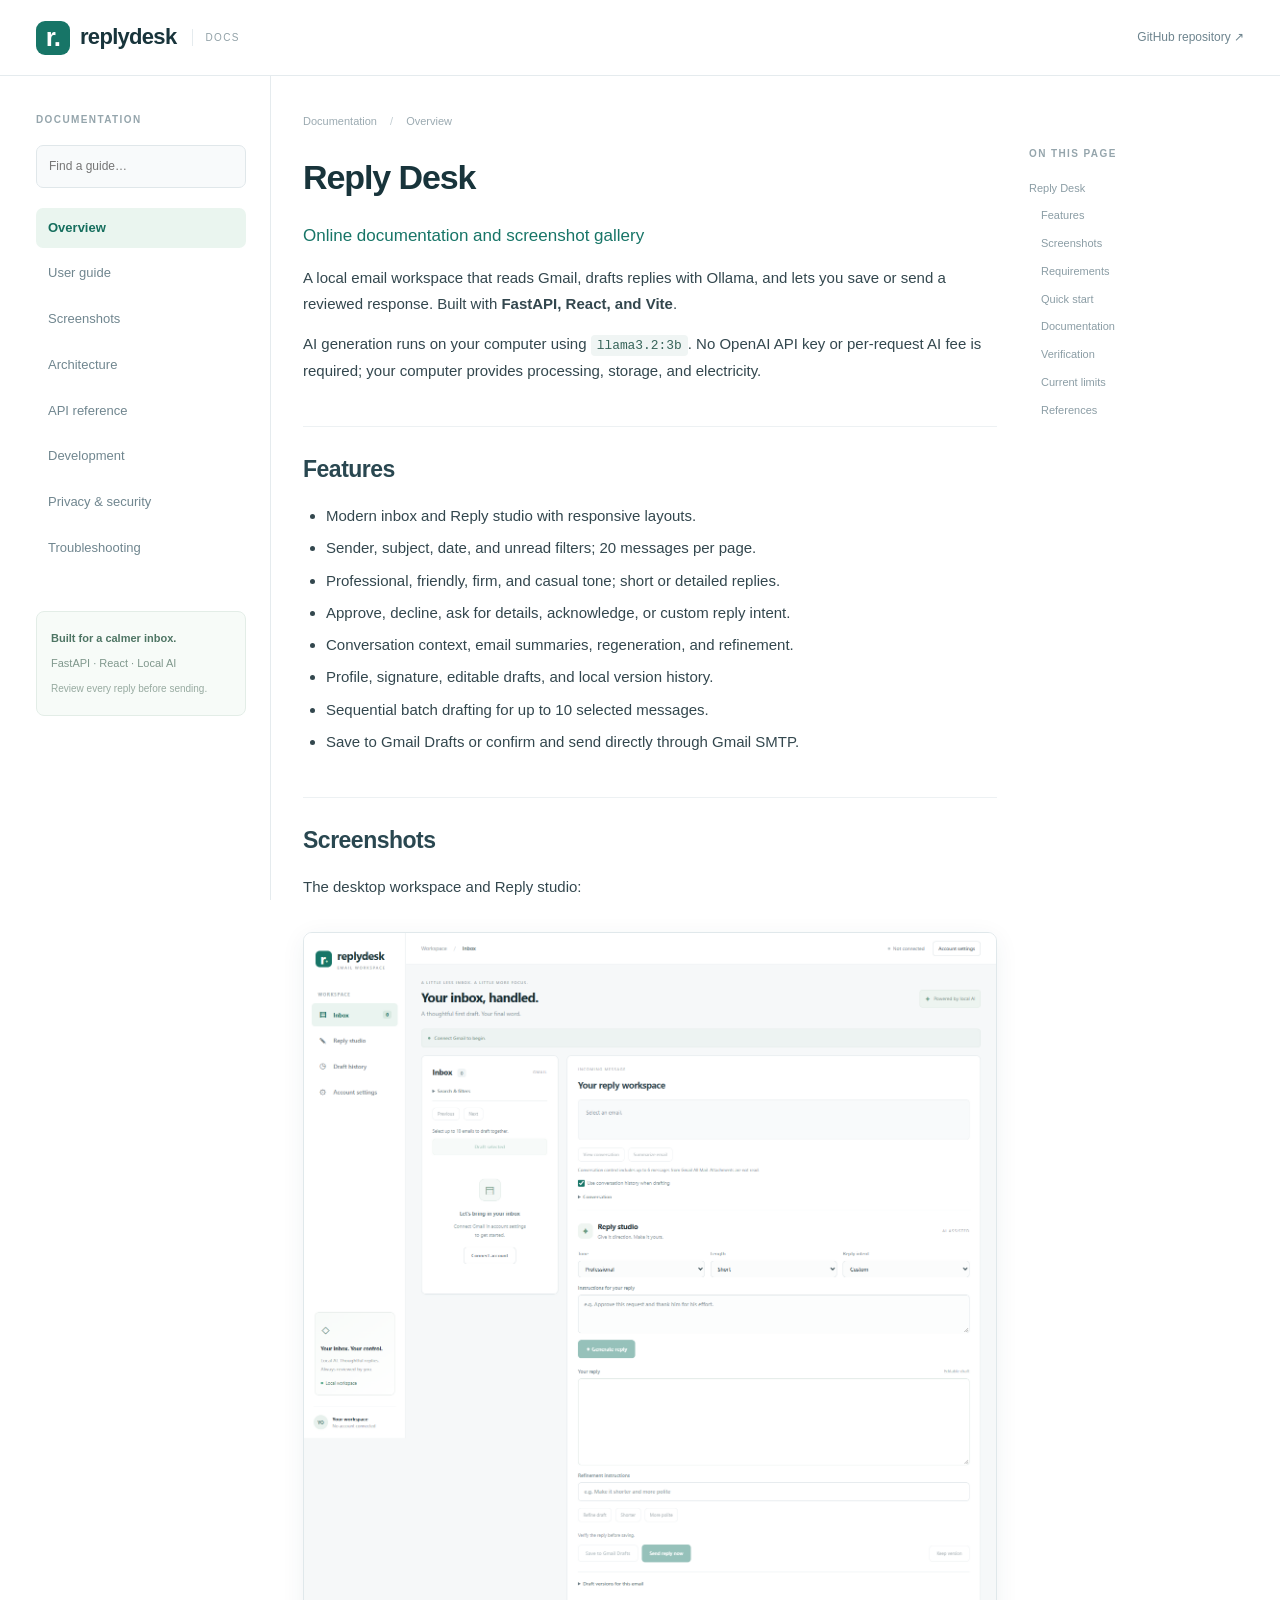
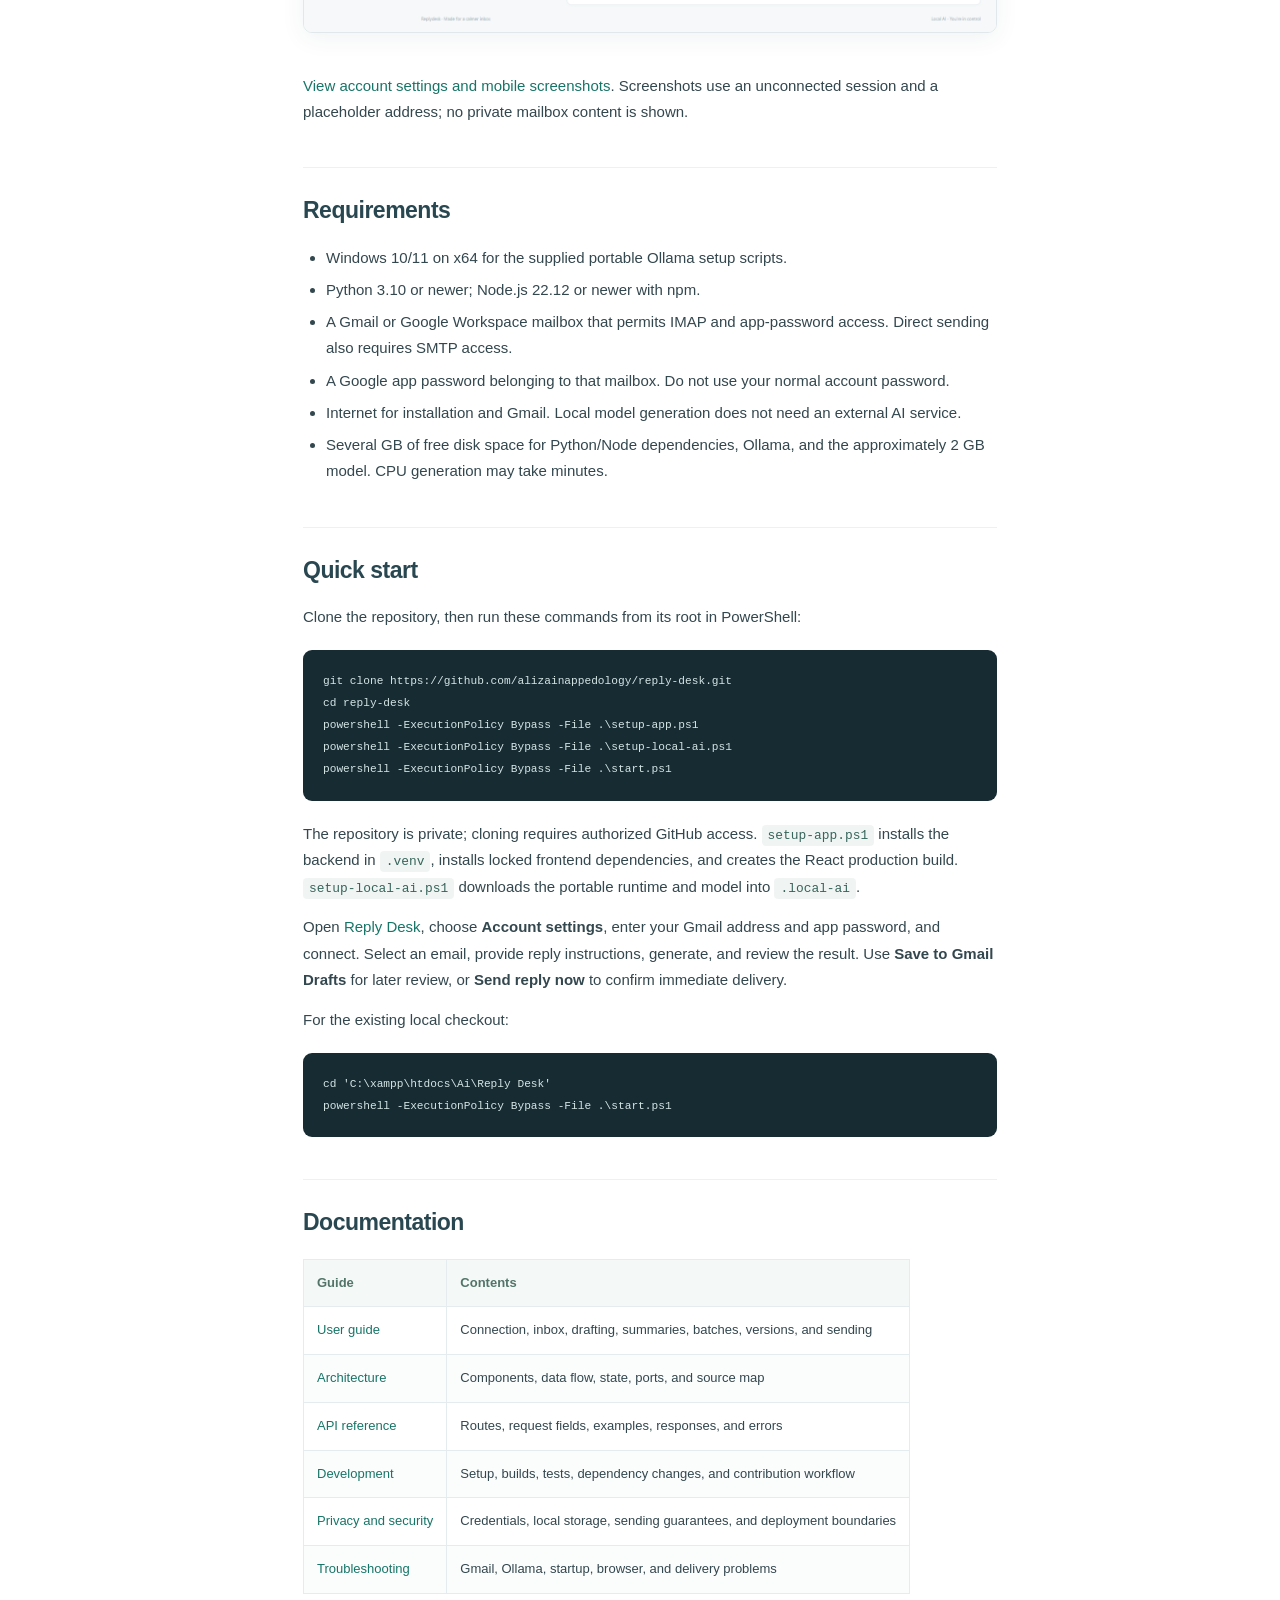
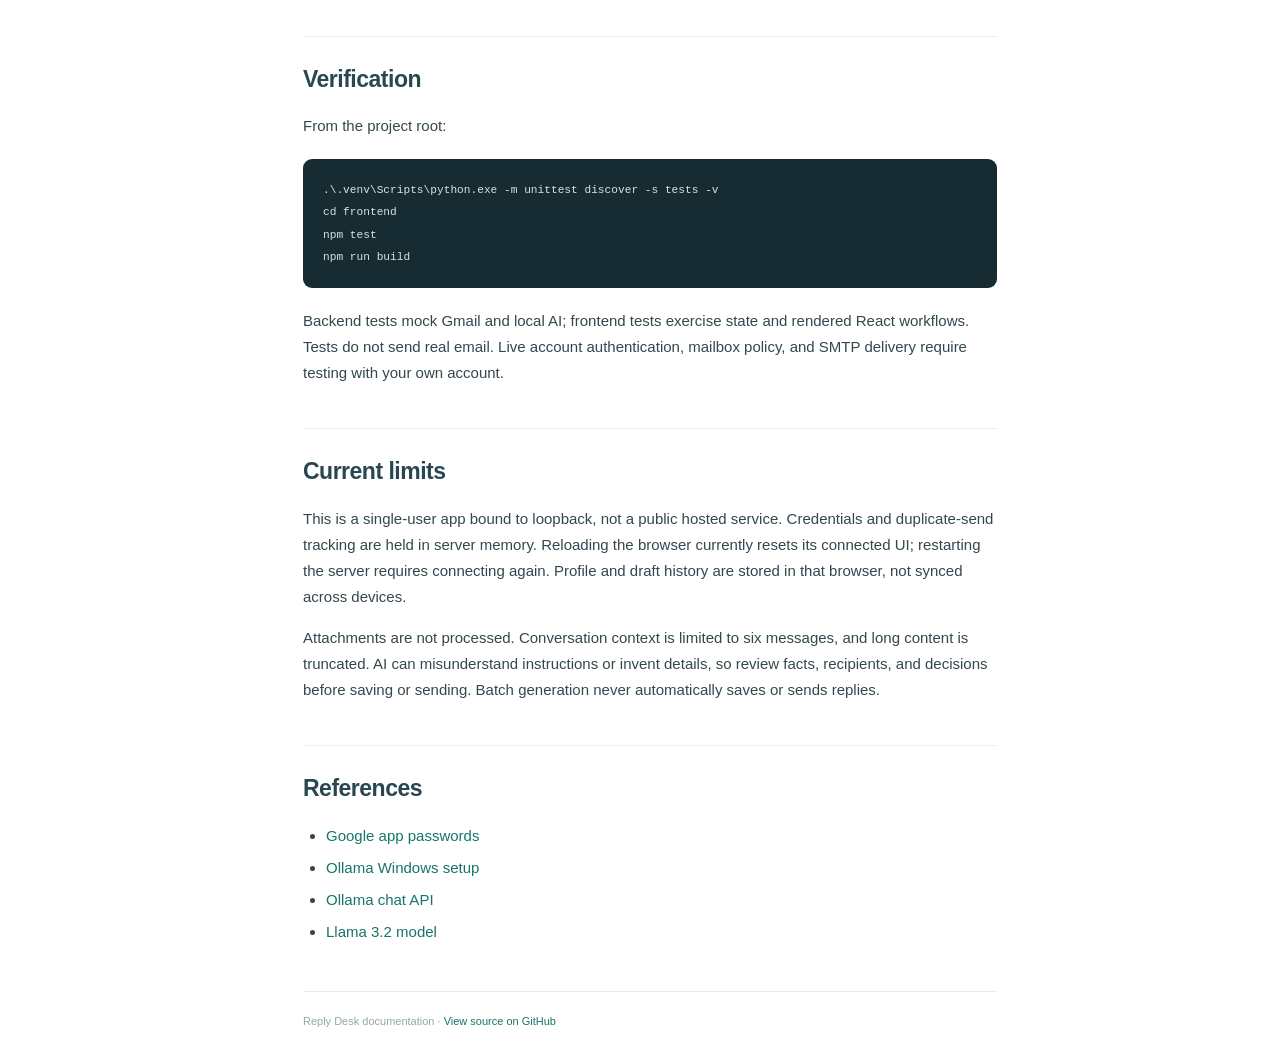
<file: index.html>
<!doctype html>
<html lang="en"><head><meta charset="utf-8"><meta name="viewport" content="width=device-width,initial-scale=1">
<meta name="description" content="Reply Desk documentation: Overview. Setup, email workflows, API, privacy and screenshots.">
<title>Overview · Reply Desk Docs</title><link rel="stylesheet" href="site.css"></head>
<body><header><a class="brand" href="index.html"><span class="mark">r.</span> replydesk <span class="docs-label">DOCS</span></a><a class="repo" href="https://github.com/alizainappedology/reply-desk">GitHub repository ↗</a></header>
<div class="layout"><aside class="sidebar"><div class="section-label">DOCUMENTATION</div><label class="search"><span class="sr-only">Search guide titles</span><input id="search" type="search" placeholder="Find a guide…" autocomplete="off"></label><nav aria-label="Documentation"><a href="index.html" class="active" data-guide="overview">Overview</a><a href="USER_GUIDE.html" class="" data-guide="user guide">User guide</a><a href="SCREENSHOTS.html" class="" data-guide="screenshots">Screenshots</a><a href="ARCHITECTURE.html" class="" data-guide="architecture">Architecture</a><a href="API.html" class="" data-guide="api reference">API reference</a><a href="DEVELOPMENT.html" class="" data-guide="development">Development</a><a href="SECURITY.html" class="" data-guide="privacy &amp; security">Privacy &amp; security</a><a href="TROUBLESHOOTING.html" class="" data-guide="troubleshooting">Troubleshooting</a></nav><div class="local-note"><strong>Built for a calmer inbox.</strong><p>FastAPI · React · Local AI</p><span>Review every reply before sending.</span></div></aside>
<main><div class="breadcrumb">Documentation <span>/</span> Overview</div><article><h1 id="reply-desk">Reply Desk</h1>
<p><a href="https://alizainappedology.github.io/reply-desk-docs/">Online documentation and screenshot gallery</a></p>
<p>A local email workspace that reads Gmail, drafts replies with Ollama, and lets you save or send a reviewed response. Built with <strong>FastAPI, React, and Vite</strong>.</p>
<p>AI generation runs on your computer using <code>llama3.2:3b</code>. No OpenAI API key or per-request AI fee is required; your computer provides processing, storage, and electricity.</p>
<h2 id="features">Features</h2>
<ul>
<li>Modern inbox and Reply studio with responsive layouts.</li>
<li>Sender, subject, date, and unread filters; 20 messages per page.</li>
<li>Professional, friendly, firm, and casual tone; short or detailed replies.</li>
<li>Approve, decline, ask for details, acknowledge, or custom reply intent.</li>
<li>Conversation context, email summaries, regeneration, and refinement.</li>
<li>Profile, signature, editable drafts, and local version history.</li>
<li>Sequential batch drafting for up to 10 selected messages.</li>
<li>Save to Gmail Drafts or confirm and send directly through Gmail SMTP.</li>
</ul>
<h2 id="screenshots">Screenshots</h2>
<p>The desktop workspace and Reply studio:</p>
<p><img alt="Reply Desk desktop workspace" src="images/workspace.png" /></p>
<p><a href="SCREENSHOTS.html">View account settings and mobile screenshots</a>. Screenshots use an unconnected session and a placeholder address; no private mailbox content is shown.</p>
<h2 id="requirements">Requirements</h2>
<ul>
<li>Windows 10/11 on x64 for the supplied portable Ollama setup scripts.</li>
<li>Python 3.10 or newer; Node.js 22.12 or newer with npm.</li>
<li>A Gmail or Google Workspace mailbox that permits IMAP and app-password access. Direct sending also requires SMTP access.</li>
<li>A Google app password belonging to that mailbox. Do not use your normal account password.</li>
<li>Internet for installation and Gmail. Local model generation does not need an external AI service.</li>
<li>Several GB of free disk space for Python/Node dependencies, Ollama, and the approximately 2 GB model. CPU generation may take minutes.</li>
</ul>
<h2 id="quick-start">Quick start</h2>
<p>Clone the repository, then run these commands from its root in PowerShell:</p>
<pre><code class="language-powershell">git clone https://github.com/alizainappedology/reply-desk.git
cd reply-desk
powershell -ExecutionPolicy Bypass -File .\setup-app.ps1
powershell -ExecutionPolicy Bypass -File .\setup-local-ai.ps1
powershell -ExecutionPolicy Bypass -File .\start.ps1
</code></pre>
<p>The repository is private; cloning requires authorized GitHub access. <code>setup-app.ps1</code> installs the backend in <code>.venv</code>, installs locked frontend dependencies, and creates the React production build. <code>setup-local-ai.ps1</code> downloads the portable runtime and model into <code>.local-ai</code>.</p>
<p>Open <a href="http://127.0.0.1:8765/">Reply Desk</a>, choose <strong>Account settings</strong>, enter your Gmail address and app password, and connect. Select an email, provide reply instructions, generate, and review the result. Use <strong>Save to Gmail Drafts</strong> for later review, or <strong>Send reply now</strong> to confirm immediate delivery.</p>
<p>For the existing local checkout:</p>
<pre><code class="language-powershell">cd 'C:\xampp\htdocs\Ai\Reply Desk'
powershell -ExecutionPolicy Bypass -File .\start.ps1
</code></pre>
<h2 id="documentation">Documentation</h2>
<table>
<thead>
<tr>
<th>Guide</th>
<th>Contents</th>
</tr>
</thead>
<tbody>
<tr>
<td><a href="USER_GUIDE.html">User guide</a></td>
<td>Connection, inbox, drafting, summaries, batches, versions, and sending</td>
</tr>
<tr>
<td><a href="ARCHITECTURE.html">Architecture</a></td>
<td>Components, data flow, state, ports, and source map</td>
</tr>
<tr>
<td><a href="API.html">API reference</a></td>
<td>Routes, request fields, examples, responses, and errors</td>
</tr>
<tr>
<td><a href="DEVELOPMENT.html">Development</a></td>
<td>Setup, builds, tests, dependency changes, and contribution workflow</td>
</tr>
<tr>
<td><a href="SECURITY.html">Privacy and security</a></td>
<td>Credentials, local storage, sending guarantees, and deployment boundaries</td>
</tr>
<tr>
<td><a href="TROUBLESHOOTING.html">Troubleshooting</a></td>
<td>Gmail, Ollama, startup, browser, and delivery problems</td>
</tr>
</tbody>
</table>
<h2 id="verification">Verification</h2>
<p>From the project root:</p>
<pre><code class="language-powershell">.\.venv\Scripts\python.exe -m unittest discover -s tests -v
cd frontend
npm test
npm run build
</code></pre>
<p>Backend tests mock Gmail and local AI; frontend tests exercise state and rendered React workflows. Tests do not send real email. Live account authentication, mailbox policy, and SMTP delivery require testing with your own account.</p>
<h2 id="current-limits">Current limits</h2>
<p>This is a single-user app bound to loopback, not a public hosted service. Credentials and duplicate-send tracking are held in server memory. Reloading the browser currently resets its connected UI; restarting the server requires connecting again. Profile and draft history are stored in that browser, not synced across devices.</p>
<p>Attachments are not processed. Conversation context is limited to six messages, and long content is truncated. AI can misunderstand instructions or invent details, so review facts, recipients, and decisions before saving or sending. Batch generation never automatically saves or sends replies.</p>
<h2 id="references">References</h2>
<ul>
<li><a href="https://support.google.com/accounts/answer/185833">Google app passwords</a></li>
<li><a href="https://docs.ollama.com/windows">Ollama Windows setup</a></li>
<li><a href="https://docs.ollama.com/api/chat">Ollama chat API</a></li>
<li><a href="https://ollama.com/library/llama3.2">Llama 3.2 model</a></li>
</ul></article><footer>Reply Desk documentation · <a href="https://github.com/alizainappedology/reply-desk">View source on GitHub</a></footer></main>
<aside class="on-page"><div class="section-label">ON THIS PAGE</div><div class="toc">
<ul>
<li><a href="#reply-desk">Reply Desk</a><ul>
<li><a href="#features">Features</a></li>
<li><a href="#screenshots">Screenshots</a></li>
<li><a href="#requirements">Requirements</a></li>
<li><a href="#quick-start">Quick start</a></li>
<li><a href="#documentation">Documentation</a></li>
<li><a href="#verification">Verification</a></li>
<li><a href="#current-limits">Current limits</a></li>
<li><a href="#references">References</a></li>
</ul>
</li>
</ul>
</div>
</aside></div><script src="site.js"></script></body></html>
</file>
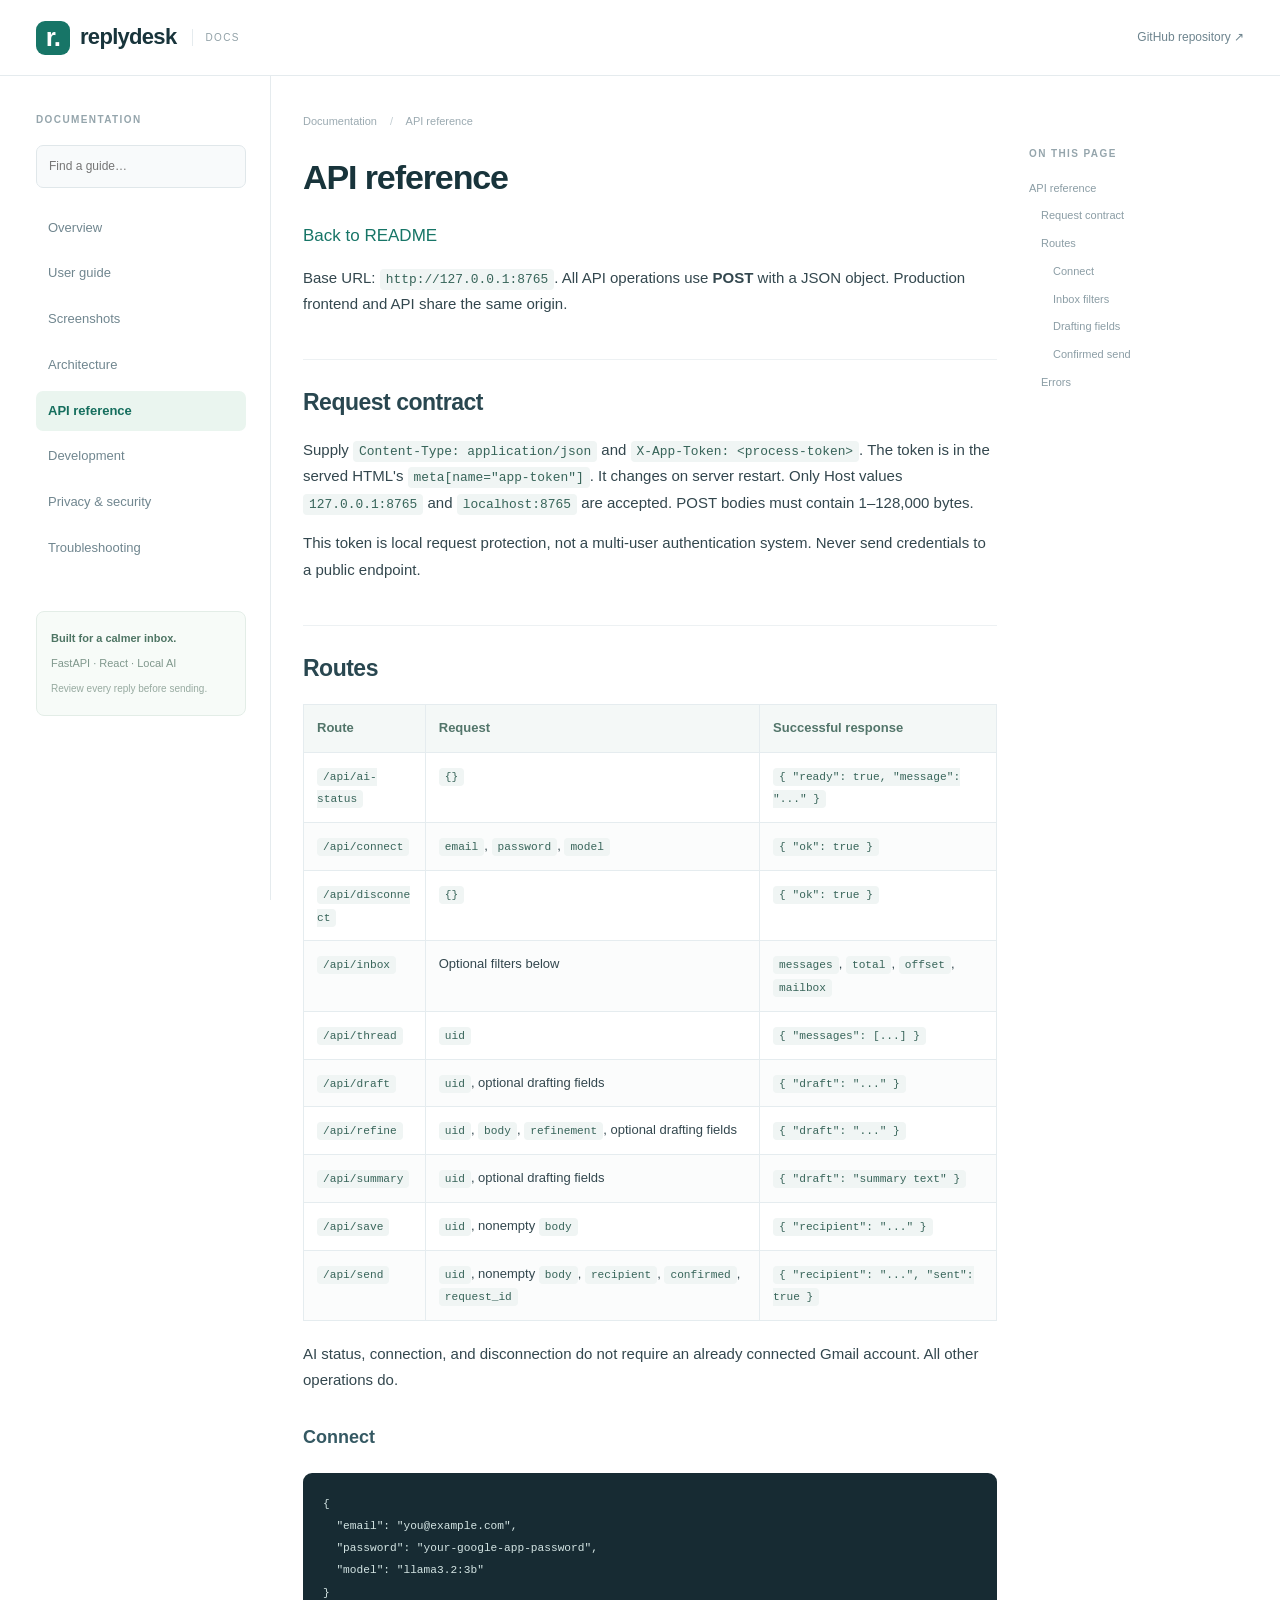
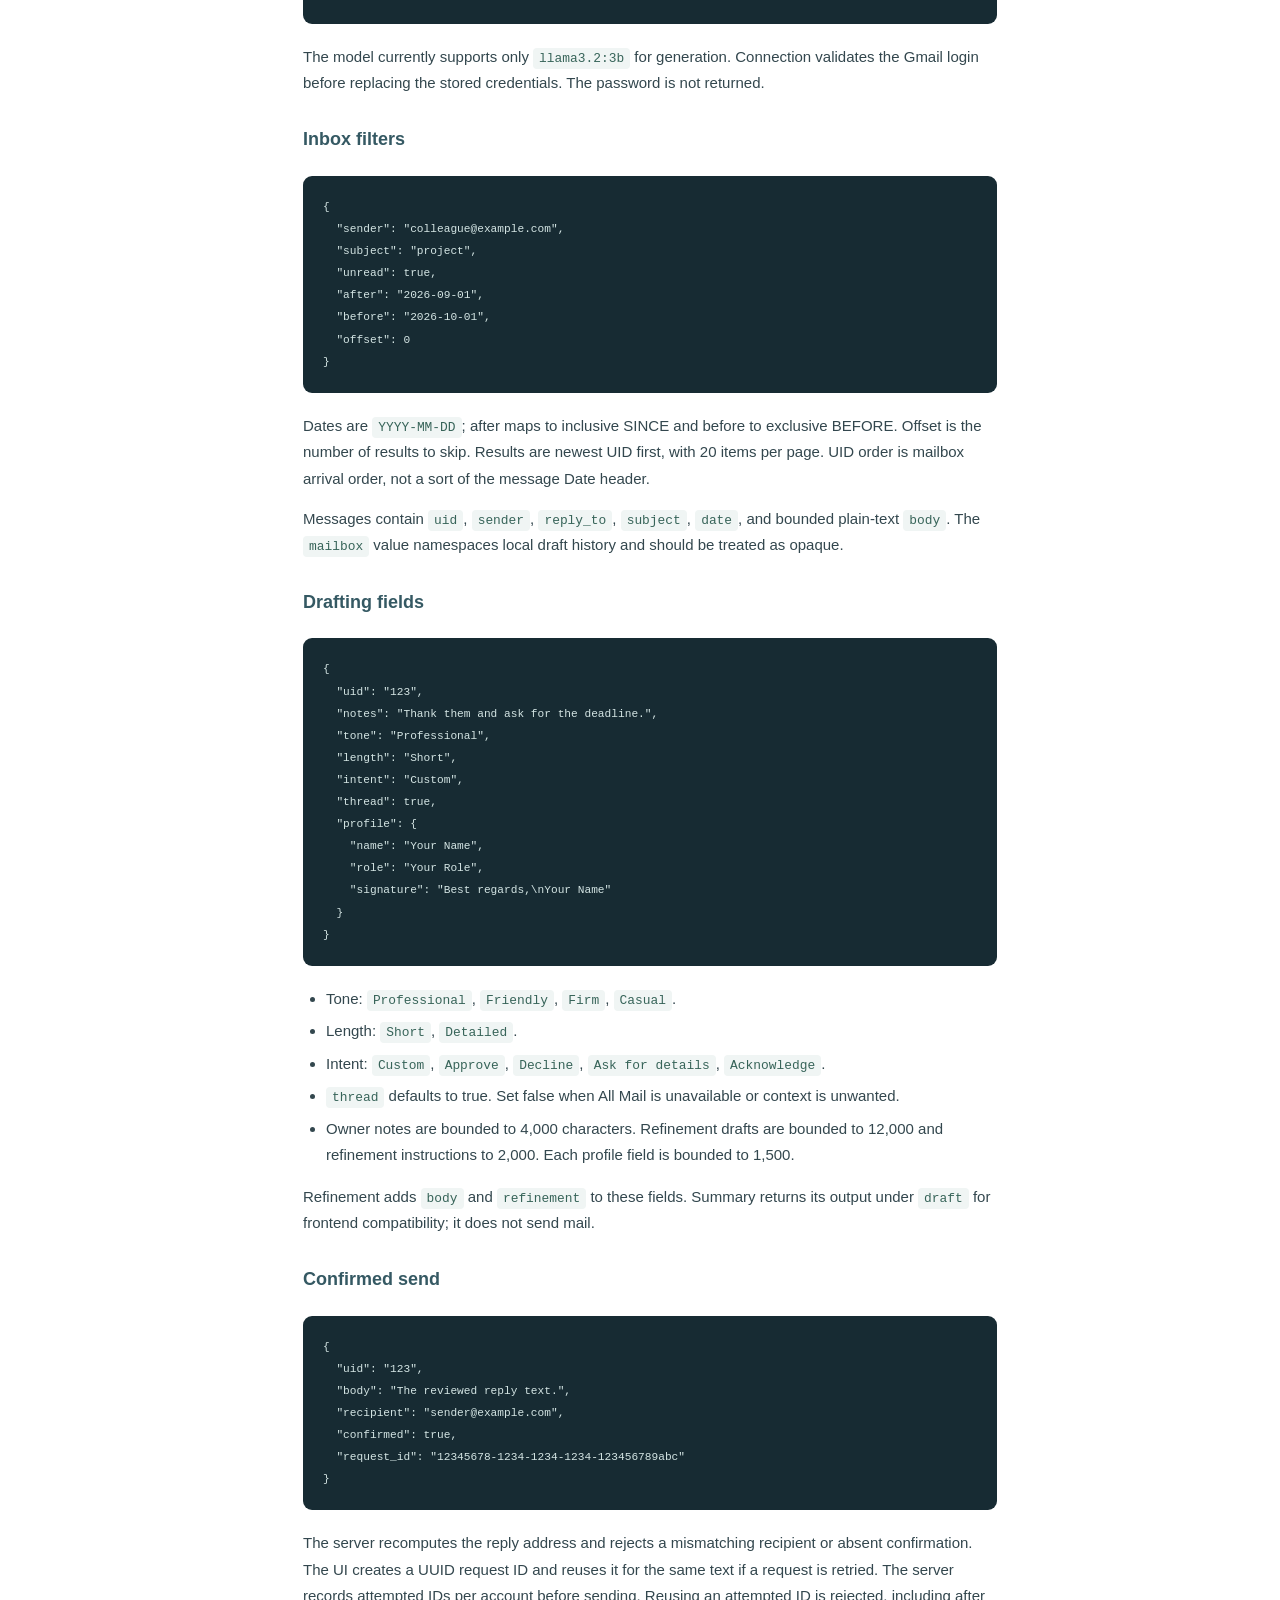
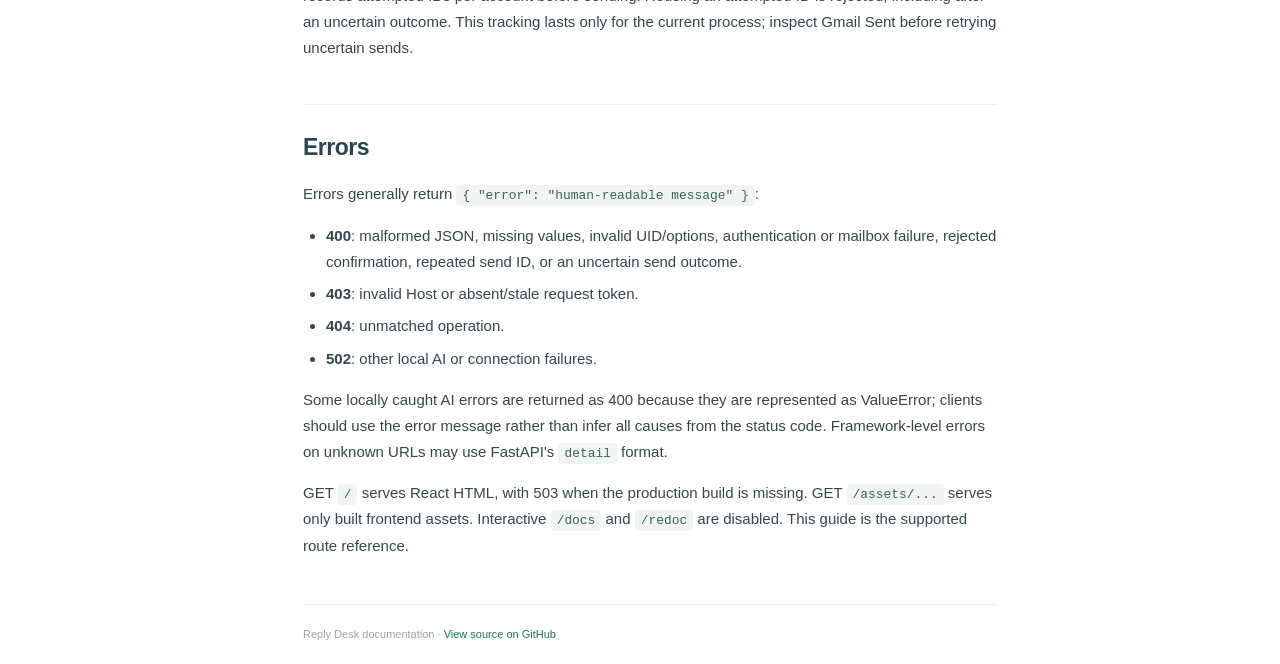
<file: API.html>
<!doctype html>
<html lang="en"><head><meta charset="utf-8"><meta name="viewport" content="width=device-width,initial-scale=1">
<meta name="description" content="Reply Desk documentation: API reference. Setup, email workflows, API, privacy and screenshots.">
<title>API reference · Reply Desk Docs</title><link rel="stylesheet" href="site.css"></head>
<body><header><a class="brand" href="index.html"><span class="mark">r.</span> replydesk <span class="docs-label">DOCS</span></a><a class="repo" href="https://github.com/alizainappedology/reply-desk">GitHub repository ↗</a></header>
<div class="layout"><aside class="sidebar"><div class="section-label">DOCUMENTATION</div><label class="search"><span class="sr-only">Search guide titles</span><input id="search" type="search" placeholder="Find a guide…" autocomplete="off"></label><nav aria-label="Documentation"><a href="index.html" class="" data-guide="overview">Overview</a><a href="USER_GUIDE.html" class="" data-guide="user guide">User guide</a><a href="SCREENSHOTS.html" class="" data-guide="screenshots">Screenshots</a><a href="ARCHITECTURE.html" class="" data-guide="architecture">Architecture</a><a href="API.html" class="active" data-guide="api reference">API reference</a><a href="DEVELOPMENT.html" class="" data-guide="development">Development</a><a href="SECURITY.html" class="" data-guide="privacy &amp; security">Privacy &amp; security</a><a href="TROUBLESHOOTING.html" class="" data-guide="troubleshooting">Troubleshooting</a></nav><div class="local-note"><strong>Built for a calmer inbox.</strong><p>FastAPI · React · Local AI</p><span>Review every reply before sending.</span></div></aside>
<main><div class="breadcrumb">Documentation <span>/</span> API reference</div><article><h1 id="api-reference">API reference</h1>
<p><a href="index.html">Back to README</a></p>
<p>Base URL: <code>http://127.0.0.1:8765</code>. All API operations use <strong>POST</strong> with a JSON object. Production frontend and API share the same origin.</p>
<h2 id="request-contract">Request contract</h2>
<p>Supply <code>Content-Type: application/json</code> and <code>X-App-Token: &lt;process-token&gt;</code>. The token is in the served HTML's <code>meta[name="app-token"]</code>. It changes on server restart. Only Host values <code>127.0.0.1:8765</code> and <code>localhost:8765</code> are accepted. POST bodies must contain 1–128,000 bytes.</p>
<p>This token is local request protection, not a multi-user authentication system. Never send credentials to a public endpoint.</p>
<h2 id="routes">Routes</h2>
<table>
<thead>
<tr>
<th>Route</th>
<th>Request</th>
<th>Successful response</th>
</tr>
</thead>
<tbody>
<tr>
<td><code>/api/ai-status</code></td>
<td><code>{}</code></td>
<td><code>{ "ready": true, "message": "..." }</code></td>
</tr>
<tr>
<td><code>/api/connect</code></td>
<td><code>email</code>, <code>password</code>, <code>model</code></td>
<td><code>{ "ok": true }</code></td>
</tr>
<tr>
<td><code>/api/disconnect</code></td>
<td><code>{}</code></td>
<td><code>{ "ok": true }</code></td>
</tr>
<tr>
<td><code>/api/inbox</code></td>
<td>Optional filters below</td>
<td><code>messages</code>, <code>total</code>, <code>offset</code>, <code>mailbox</code></td>
</tr>
<tr>
<td><code>/api/thread</code></td>
<td><code>uid</code></td>
<td><code>{ "messages": [...] }</code></td>
</tr>
<tr>
<td><code>/api/draft</code></td>
<td><code>uid</code>, optional drafting fields</td>
<td><code>{ "draft": "..." }</code></td>
</tr>
<tr>
<td><code>/api/refine</code></td>
<td><code>uid</code>, <code>body</code>, <code>refinement</code>, optional drafting fields</td>
<td><code>{ "draft": "..." }</code></td>
</tr>
<tr>
<td><code>/api/summary</code></td>
<td><code>uid</code>, optional drafting fields</td>
<td><code>{ "draft": "summary text" }</code></td>
</tr>
<tr>
<td><code>/api/save</code></td>
<td><code>uid</code>, nonempty <code>body</code></td>
<td><code>{ "recipient": "..." }</code></td>
</tr>
<tr>
<td><code>/api/send</code></td>
<td><code>uid</code>, nonempty <code>body</code>, <code>recipient</code>, <code>confirmed</code>, <code>request_id</code></td>
<td><code>{ "recipient": "...", "sent": true }</code></td>
</tr>
</tbody>
</table>
<p>AI status, connection, and disconnection do not require an already connected Gmail account. All other operations do.</p>
<h3 id="connect">Connect</h3>
<pre><code class="language-json">{
  &quot;email&quot;: &quot;you@example.com&quot;,
  &quot;password&quot;: &quot;your-google-app-password&quot;,
  &quot;model&quot;: &quot;llama3.2:3b&quot;
}
</code></pre>
<p>The model currently supports only <code>llama3.2:3b</code> for generation. Connection validates the Gmail login before replacing the stored credentials. The password is not returned.</p>
<h3 id="inbox-filters">Inbox filters</h3>
<pre><code class="language-json">{
  &quot;sender&quot;: &quot;colleague@example.com&quot;,
  &quot;subject&quot;: &quot;project&quot;,
  &quot;unread&quot;: true,
  &quot;after&quot;: &quot;2026-09-01&quot;,
  &quot;before&quot;: &quot;2026-10-01&quot;,
  &quot;offset&quot;: 0
}
</code></pre>
<p>Dates are <code>YYYY-MM-DD</code>; after maps to inclusive SINCE and before to exclusive BEFORE. Offset is the number of results to skip. Results are newest UID first, with 20 items per page. UID order is mailbox arrival order, not a sort of the message Date header.</p>
<p>Messages contain <code>uid</code>, <code>sender</code>, <code>reply_to</code>, <code>subject</code>, <code>date</code>, and bounded plain-text <code>body</code>. The <code>mailbox</code> value namespaces local draft history and should be treated as opaque.</p>
<h3 id="drafting-fields">Drafting fields</h3>
<pre><code class="language-json">{
  &quot;uid&quot;: &quot;123&quot;,
  &quot;notes&quot;: &quot;Thank them and ask for the deadline.&quot;,
  &quot;tone&quot;: &quot;Professional&quot;,
  &quot;length&quot;: &quot;Short&quot;,
  &quot;intent&quot;: &quot;Custom&quot;,
  &quot;thread&quot;: true,
  &quot;profile&quot;: {
    &quot;name&quot;: &quot;Your Name&quot;,
    &quot;role&quot;: &quot;Your Role&quot;,
    &quot;signature&quot;: &quot;Best regards,\nYour Name&quot;
  }
}
</code></pre>
<ul>
<li>Tone: <code>Professional</code>, <code>Friendly</code>, <code>Firm</code>, <code>Casual</code>.</li>
<li>Length: <code>Short</code>, <code>Detailed</code>.</li>
<li>Intent: <code>Custom</code>, <code>Approve</code>, <code>Decline</code>, <code>Ask for details</code>, <code>Acknowledge</code>.</li>
<li><code>thread</code> defaults to true. Set false when All Mail is unavailable or context is unwanted.</li>
<li>Owner notes are bounded to 4,000 characters. Refinement drafts are bounded to 12,000 and refinement instructions to 2,000. Each profile field is bounded to 1,500.</li>
</ul>
<p>Refinement adds <code>body</code> and <code>refinement</code> to these fields. Summary returns its output under <code>draft</code> for frontend compatibility; it does not send mail.</p>
<h3 id="confirmed-send">Confirmed send</h3>
<pre><code class="language-json">{
  &quot;uid&quot;: &quot;123&quot;,
  &quot;body&quot;: &quot;The reviewed reply text.&quot;,
  &quot;recipient&quot;: &quot;sender@example.com&quot;,
  &quot;confirmed&quot;: true,
  &quot;request_id&quot;: &quot;12345678-1234-1234-1234-123456789abc&quot;
}
</code></pre>
<p>The server recomputes the reply address and rejects a mismatching recipient or absent confirmation. The UI creates a UUID request ID and reuses it for the same text if a request is retried. The server records attempted IDs per account before sending. Reusing an attempted ID is rejected, including after an uncertain outcome. This tracking lasts only for the current process; inspect Gmail Sent before retrying uncertain sends.</p>
<h2 id="errors">Errors</h2>
<p>Errors generally return <code>{ "error": "human-readable message" }</code>:</p>
<ul>
<li><strong>400</strong>: malformed JSON, missing values, invalid UID/options, authentication or mailbox failure, rejected confirmation, repeated send ID, or an uncertain send outcome.</li>
<li><strong>403</strong>: invalid Host or absent/stale request token.</li>
<li><strong>404</strong>: unmatched operation.</li>
<li><strong>502</strong>: other local AI or connection failures.</li>
</ul>
<p>Some locally caught AI errors are returned as 400 because they are represented as ValueError; clients should use the error message rather than infer all causes from the status code. Framework-level errors on unknown URLs may use FastAPI's <code>detail</code> format.</p>
<p>GET <code>/</code> serves React HTML, with 503 when the production build is missing. GET <code>/assets/...</code> serves only built frontend assets. Interactive <code>/docs</code> and <code>/redoc</code> are disabled. This guide is the supported route reference.</p></article><footer>Reply Desk documentation · <a href="https://github.com/alizainappedology/reply-desk">View source on GitHub</a></footer></main>
<aside class="on-page"><div class="section-label">ON THIS PAGE</div><div class="toc">
<ul>
<li><a href="#api-reference">API reference</a><ul>
<li><a href="#request-contract">Request contract</a></li>
<li><a href="#routes">Routes</a><ul>
<li><a href="#connect">Connect</a></li>
<li><a href="#inbox-filters">Inbox filters</a></li>
<li><a href="#drafting-fields">Drafting fields</a></li>
<li><a href="#confirmed-send">Confirmed send</a></li>
</ul>
</li>
<li><a href="#errors">Errors</a></li>
</ul>
</li>
</ul>
</div>
</aside></div><script src="site.js"></script></body></html>
</file>
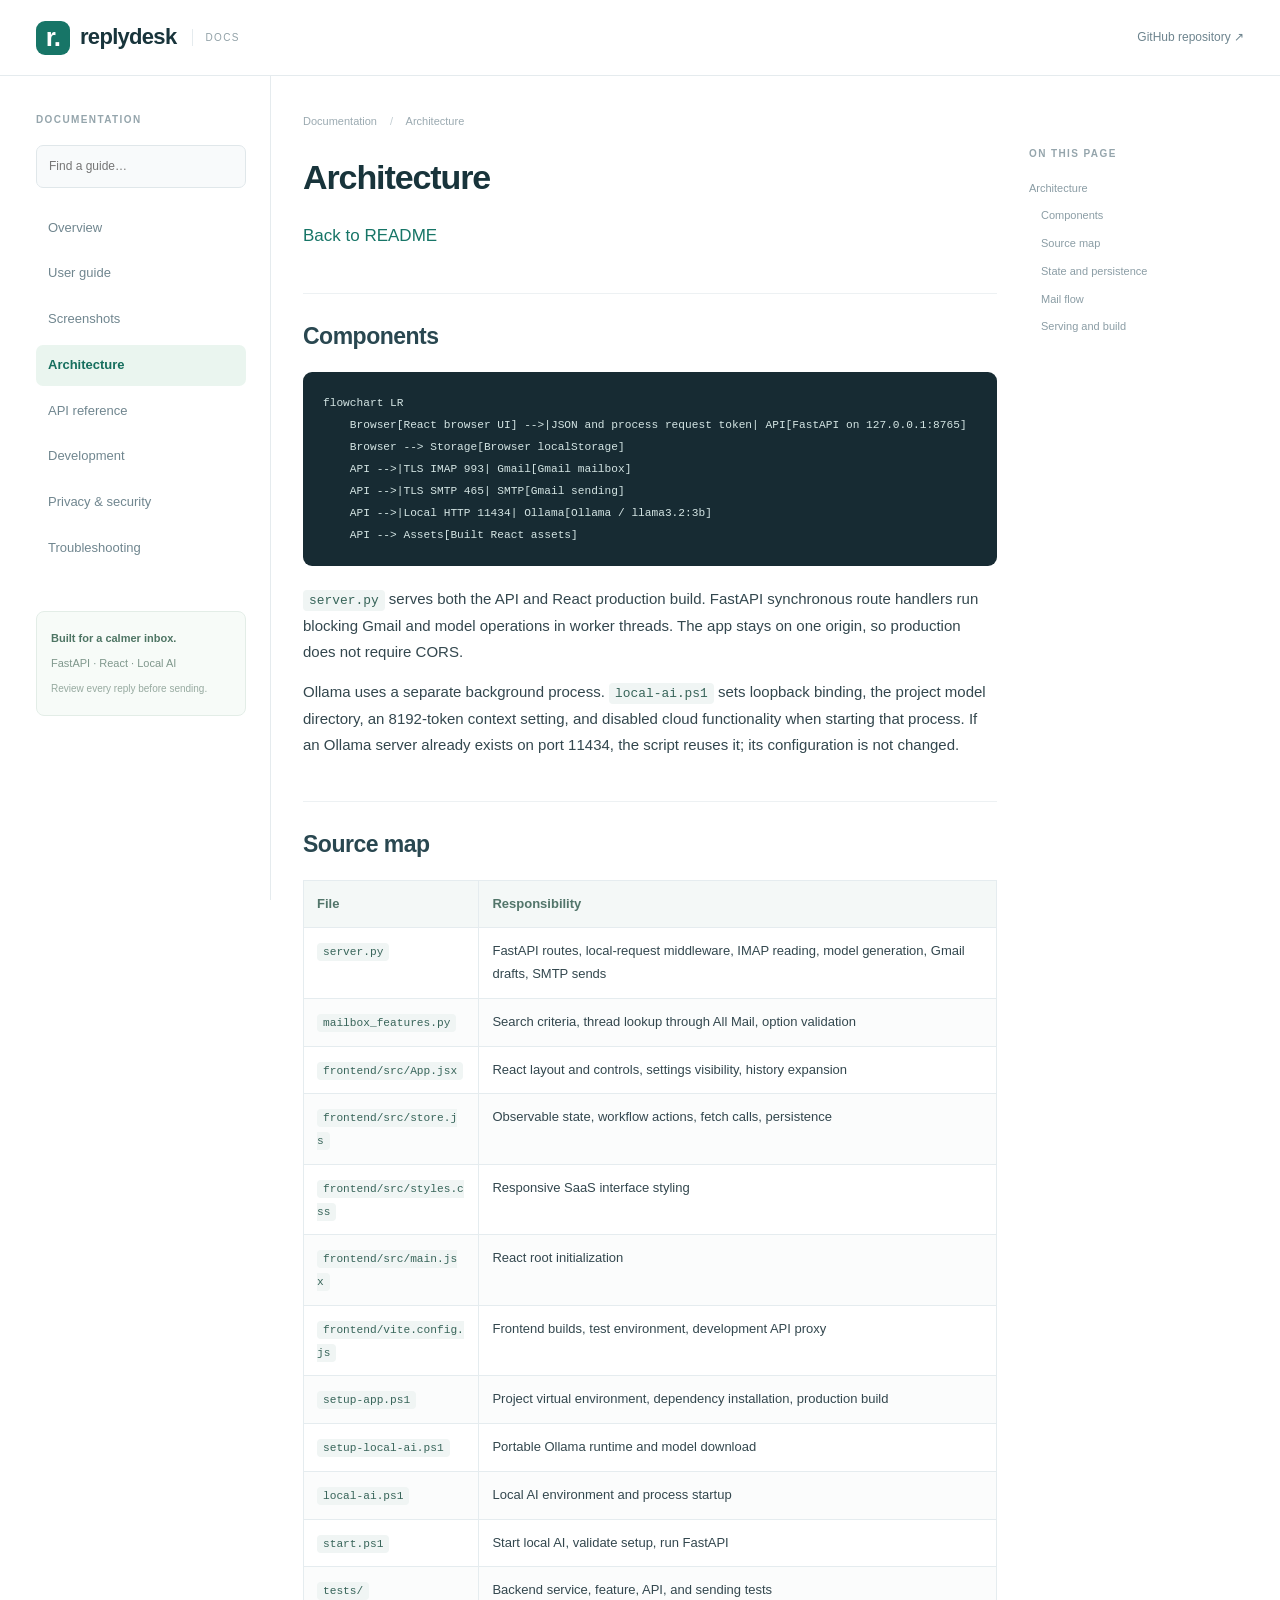
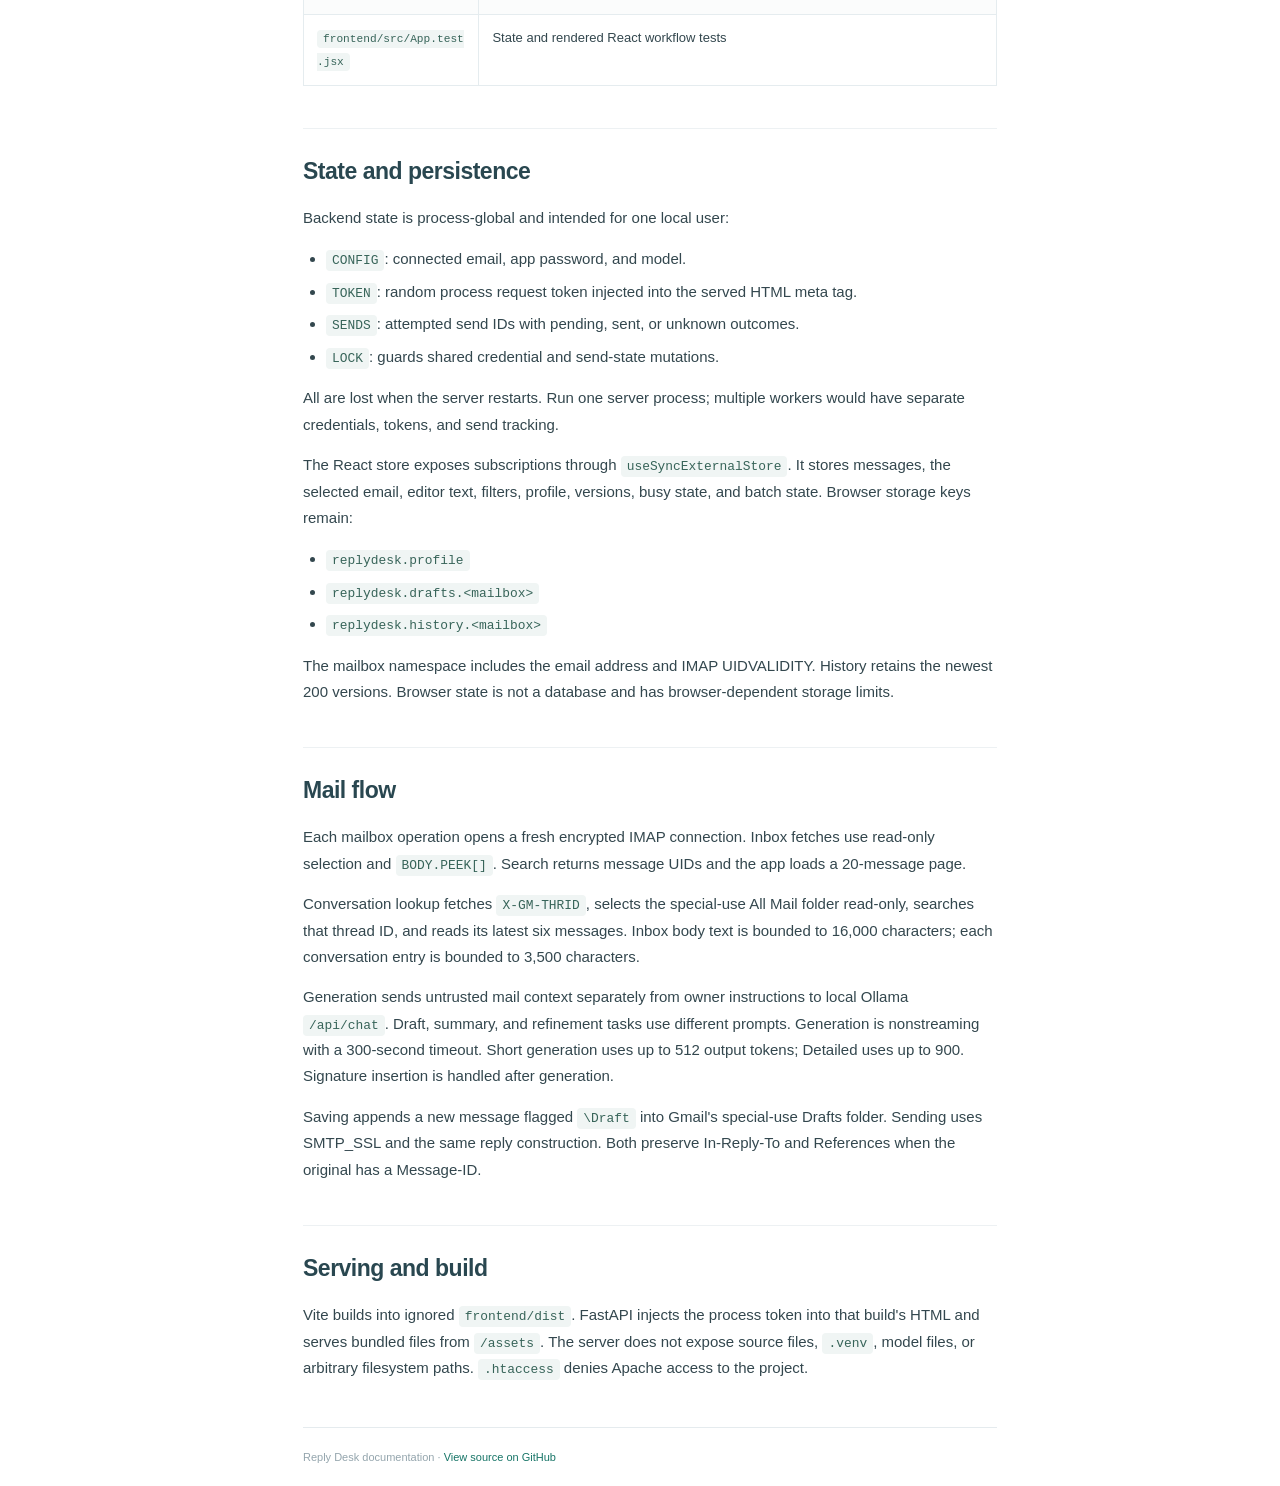
<file: ARCHITECTURE.html>
<!doctype html>
<html lang="en"><head><meta charset="utf-8"><meta name="viewport" content="width=device-width,initial-scale=1">
<meta name="description" content="Reply Desk documentation: Architecture. Setup, email workflows, API, privacy and screenshots.">
<title>Architecture · Reply Desk Docs</title><link rel="stylesheet" href="site.css"></head>
<body><header><a class="brand" href="index.html"><span class="mark">r.</span> replydesk <span class="docs-label">DOCS</span></a><a class="repo" href="https://github.com/alizainappedology/reply-desk">GitHub repository ↗</a></header>
<div class="layout"><aside class="sidebar"><div class="section-label">DOCUMENTATION</div><label class="search"><span class="sr-only">Search guide titles</span><input id="search" type="search" placeholder="Find a guide…" autocomplete="off"></label><nav aria-label="Documentation"><a href="index.html" class="" data-guide="overview">Overview</a><a href="USER_GUIDE.html" class="" data-guide="user guide">User guide</a><a href="SCREENSHOTS.html" class="" data-guide="screenshots">Screenshots</a><a href="ARCHITECTURE.html" class="active" data-guide="architecture">Architecture</a><a href="API.html" class="" data-guide="api reference">API reference</a><a href="DEVELOPMENT.html" class="" data-guide="development">Development</a><a href="SECURITY.html" class="" data-guide="privacy &amp; security">Privacy &amp; security</a><a href="TROUBLESHOOTING.html" class="" data-guide="troubleshooting">Troubleshooting</a></nav><div class="local-note"><strong>Built for a calmer inbox.</strong><p>FastAPI · React · Local AI</p><span>Review every reply before sending.</span></div></aside>
<main><div class="breadcrumb">Documentation <span>/</span> Architecture</div><article><h1 id="architecture">Architecture</h1>
<p><a href="index.html">Back to README</a></p>
<h2 id="components">Components</h2>
<pre><code class="language-mermaid">flowchart LR
    Browser[React browser UI] --&gt;|JSON and process request token| API[FastAPI on 127.0.0.1:8765]
    Browser --&gt; Storage[Browser localStorage]
    API --&gt;|TLS IMAP 993| Gmail[Gmail mailbox]
    API --&gt;|TLS SMTP 465| SMTP[Gmail sending]
    API --&gt;|Local HTTP 11434| Ollama[Ollama / llama3.2:3b]
    API --&gt; Assets[Built React assets]
</code></pre>
<p><code>server.py</code> serves both the API and React production build. FastAPI synchronous route handlers run blocking Gmail and model operations in worker threads. The app stays on one origin, so production does not require CORS.</p>
<p>Ollama uses a separate background process. <code>local-ai.ps1</code> sets loopback binding, the project model directory, an 8192-token context setting, and disabled cloud functionality when starting that process. If an Ollama server already exists on port 11434, the script reuses it; its configuration is not changed.</p>
<h2 id="source-map">Source map</h2>
<table>
<thead>
<tr>
<th>File</th>
<th>Responsibility</th>
</tr>
</thead>
<tbody>
<tr>
<td><code>server.py</code></td>
<td>FastAPI routes, local-request middleware, IMAP reading, model generation, Gmail drafts, SMTP sends</td>
</tr>
<tr>
<td><code>mailbox_features.py</code></td>
<td>Search criteria, thread lookup through All Mail, option validation</td>
</tr>
<tr>
<td><code>frontend/src/App.jsx</code></td>
<td>React layout and controls, settings visibility, history expansion</td>
</tr>
<tr>
<td><code>frontend/src/store.js</code></td>
<td>Observable state, workflow actions, fetch calls, persistence</td>
</tr>
<tr>
<td><code>frontend/src/styles.css</code></td>
<td>Responsive SaaS interface styling</td>
</tr>
<tr>
<td><code>frontend/src/main.jsx</code></td>
<td>React root initialization</td>
</tr>
<tr>
<td><code>frontend/vite.config.js</code></td>
<td>Frontend builds, test environment, development API proxy</td>
</tr>
<tr>
<td><code>setup-app.ps1</code></td>
<td>Project virtual environment, dependency installation, production build</td>
</tr>
<tr>
<td><code>setup-local-ai.ps1</code></td>
<td>Portable Ollama runtime and model download</td>
</tr>
<tr>
<td><code>local-ai.ps1</code></td>
<td>Local AI environment and process startup</td>
</tr>
<tr>
<td><code>start.ps1</code></td>
<td>Start local AI, validate setup, run FastAPI</td>
</tr>
<tr>
<td><code>tests/</code></td>
<td>Backend service, feature, API, and sending tests</td>
</tr>
<tr>
<td><code>frontend/src/App.test.jsx</code></td>
<td>State and rendered React workflow tests</td>
</tr>
</tbody>
</table>
<h2 id="state-and-persistence">State and persistence</h2>
<p>Backend state is process-global and intended for one local user:</p>
<ul>
<li><code>CONFIG</code>: connected email, app password, and model.</li>
<li><code>TOKEN</code>: random process request token injected into the served HTML meta tag.</li>
<li><code>SENDS</code>: attempted send IDs with pending, sent, or unknown outcomes.</li>
<li><code>LOCK</code>: guards shared credential and send-state mutations.</li>
</ul>
<p>All are lost when the server restarts. Run one server process; multiple workers would have separate credentials, tokens, and send tracking.</p>
<p>The React store exposes subscriptions through <code>useSyncExternalStore</code>. It stores messages, the selected email, editor text, filters, profile, versions, busy state, and batch state. Browser storage keys remain:</p>
<ul>
<li><code>replydesk.profile</code></li>
<li><code>replydesk.drafts.&lt;mailbox&gt;</code></li>
<li><code>replydesk.history.&lt;mailbox&gt;</code></li>
</ul>
<p>The mailbox namespace includes the email address and IMAP UIDVALIDITY. History retains the newest 200 versions. Browser state is not a database and has browser-dependent storage limits.</p>
<h2 id="mail-flow">Mail flow</h2>
<p>Each mailbox operation opens a fresh encrypted IMAP connection. Inbox fetches use read-only selection and <code>BODY.PEEK[]</code>. Search returns message UIDs and the app loads a 20-message page.</p>
<p>Conversation lookup fetches <code>X-GM-THRID</code>, selects the special-use All Mail folder read-only, searches that thread ID, and reads its latest six messages. Inbox body text is bounded to 16,000 characters; each conversation entry is bounded to 3,500 characters.</p>
<p>Generation sends untrusted mail context separately from owner instructions to local Ollama <code>/api/chat</code>. Draft, summary, and refinement tasks use different prompts. Generation is nonstreaming with a 300-second timeout. Short generation uses up to 512 output tokens; Detailed uses up to 900. Signature insertion is handled after generation.</p>
<p>Saving appends a new message flagged <code>\Draft</code> into Gmail's special-use Drafts folder. Sending uses SMTP_SSL and the same reply construction. Both preserve In-Reply-To and References when the original has a Message-ID.</p>
<h2 id="serving-and-build">Serving and build</h2>
<p>Vite builds into ignored <code>frontend/dist</code>. FastAPI injects the process token into that build's HTML and serves bundled files from <code>/assets</code>. The server does not expose source files, <code>.venv</code>, model files, or arbitrary filesystem paths. <code>.htaccess</code> denies Apache access to the project.</p></article><footer>Reply Desk documentation · <a href="https://github.com/alizainappedology/reply-desk">View source on GitHub</a></footer></main>
<aside class="on-page"><div class="section-label">ON THIS PAGE</div><div class="toc">
<ul>
<li><a href="#architecture">Architecture</a><ul>
<li><a href="#components">Components</a></li>
<li><a href="#source-map">Source map</a></li>
<li><a href="#state-and-persistence">State and persistence</a></li>
<li><a href="#mail-flow">Mail flow</a></li>
<li><a href="#serving-and-build">Serving and build</a></li>
</ul>
</li>
</ul>
</div>
</aside></div><script src="site.js"></script></body></html>
</file>
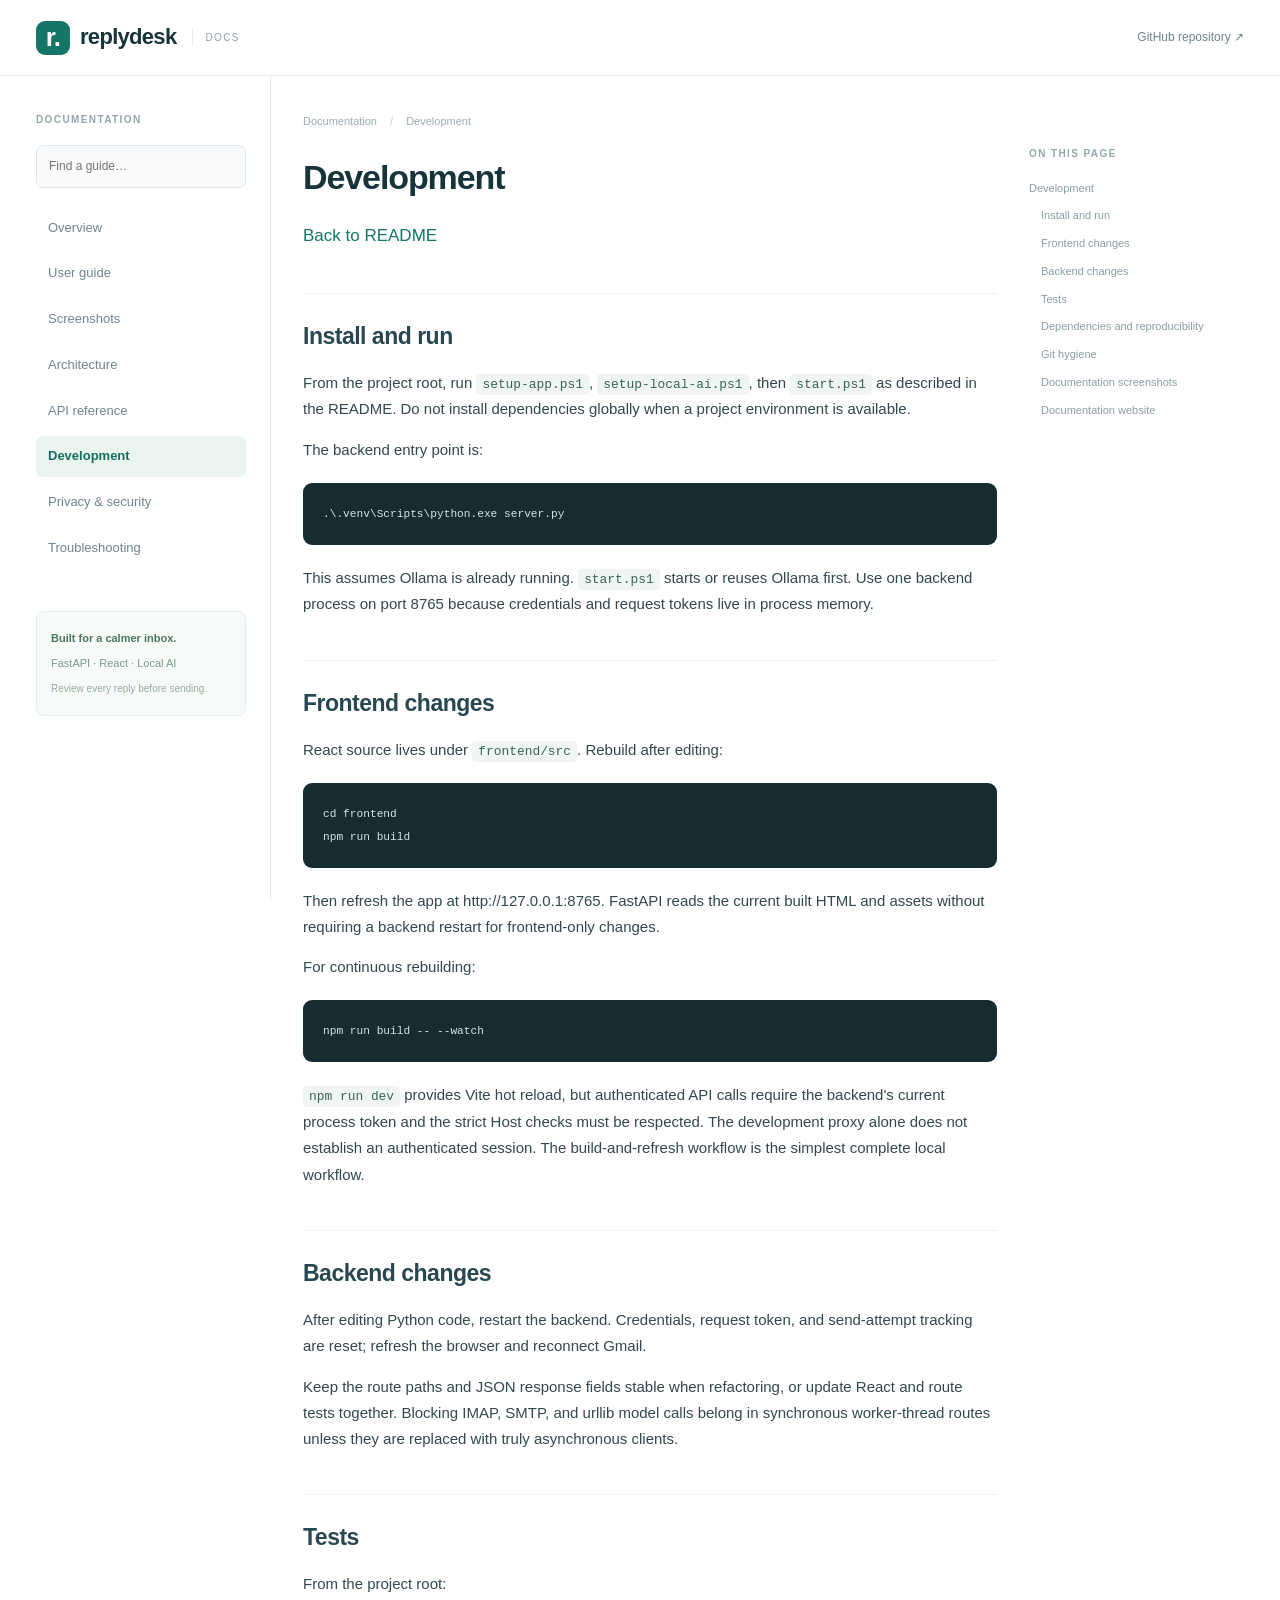
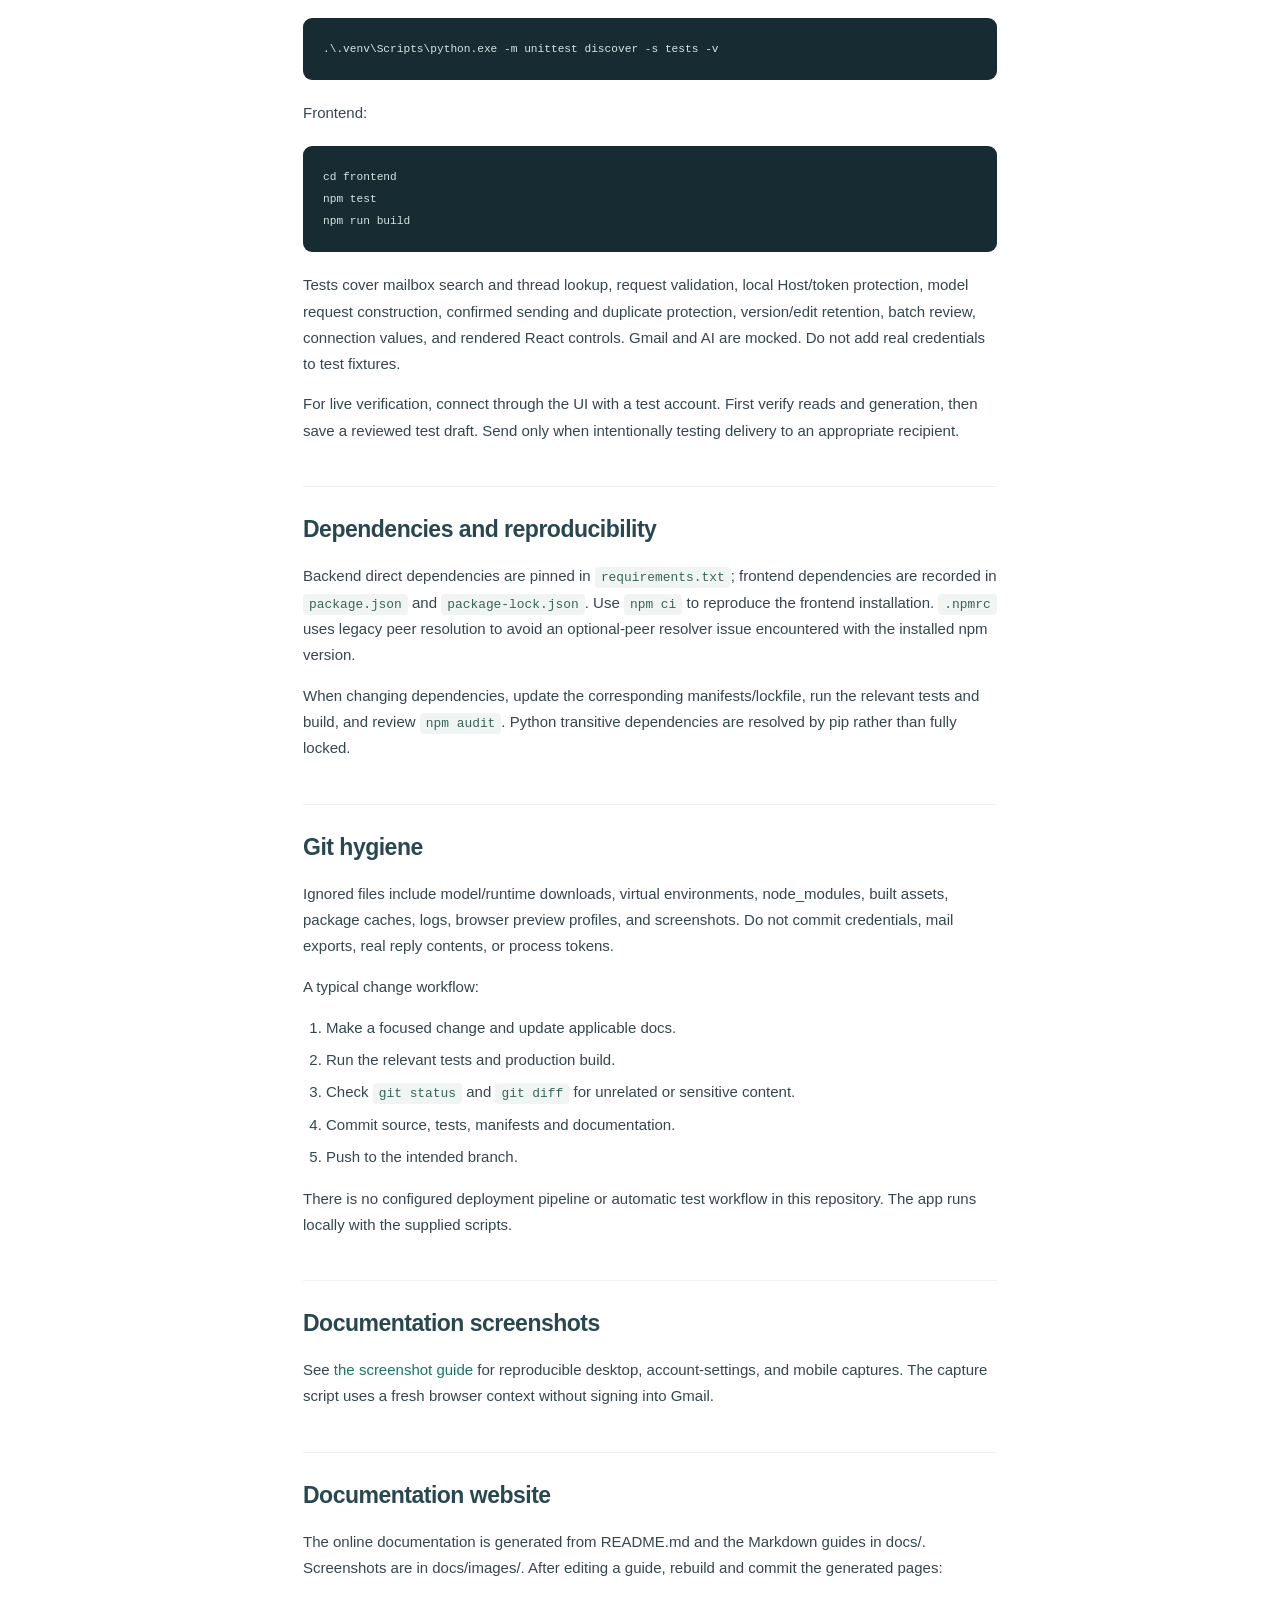
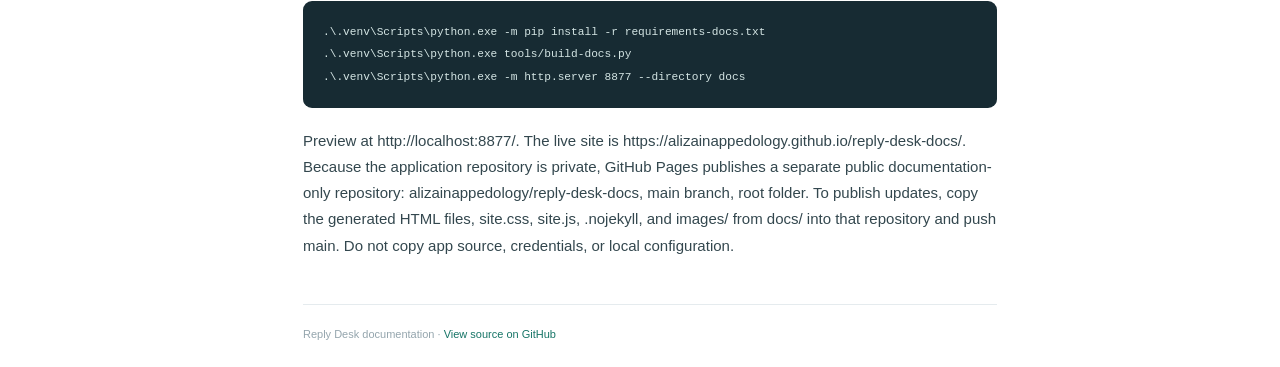
<file: DEVELOPMENT.html>
<!doctype html>
<html lang="en"><head><meta charset="utf-8"><meta name="viewport" content="width=device-width,initial-scale=1">
<meta name="description" content="Reply Desk documentation: Development. Setup, email workflows, API, privacy and screenshots.">
<title>Development · Reply Desk Docs</title><link rel="stylesheet" href="site.css"></head>
<body><header><a class="brand" href="index.html"><span class="mark">r.</span> replydesk <span class="docs-label">DOCS</span></a><a class="repo" href="https://github.com/alizainappedology/reply-desk">GitHub repository ↗</a></header>
<div class="layout"><aside class="sidebar"><div class="section-label">DOCUMENTATION</div><label class="search"><span class="sr-only">Search guide titles</span><input id="search" type="search" placeholder="Find a guide…" autocomplete="off"></label><nav aria-label="Documentation"><a href="index.html" class="" data-guide="overview">Overview</a><a href="USER_GUIDE.html" class="" data-guide="user guide">User guide</a><a href="SCREENSHOTS.html" class="" data-guide="screenshots">Screenshots</a><a href="ARCHITECTURE.html" class="" data-guide="architecture">Architecture</a><a href="API.html" class="" data-guide="api reference">API reference</a><a href="DEVELOPMENT.html" class="active" data-guide="development">Development</a><a href="SECURITY.html" class="" data-guide="privacy &amp; security">Privacy &amp; security</a><a href="TROUBLESHOOTING.html" class="" data-guide="troubleshooting">Troubleshooting</a></nav><div class="local-note"><strong>Built for a calmer inbox.</strong><p>FastAPI · React · Local AI</p><span>Review every reply before sending.</span></div></aside>
<main><div class="breadcrumb">Documentation <span>/</span> Development</div><article><h1 id="development">Development</h1>
<p><a href="index.html">Back to README</a></p>
<h2 id="install-and-run">Install and run</h2>
<p>From the project root, run <code>setup-app.ps1</code>, <code>setup-local-ai.ps1</code>, then <code>start.ps1</code> as described in the README. Do not install dependencies globally when a project environment is available.</p>
<p>The backend entry point is:</p>
<pre><code class="language-powershell">.\.venv\Scripts\python.exe server.py
</code></pre>
<p>This assumes Ollama is already running. <code>start.ps1</code> starts or reuses Ollama first. Use one backend process on port 8765 because credentials and request tokens live in process memory.</p>
<h2 id="frontend-changes">Frontend changes</h2>
<p>React source lives under <code>frontend/src</code>. Rebuild after editing:</p>
<pre><code class="language-powershell">cd frontend
npm run build
</code></pre>
<p>Then refresh the app at http://127.0.0.1:8765. FastAPI reads the current built HTML and assets without requiring a backend restart for frontend-only changes.</p>
<p>For continuous rebuilding:</p>
<pre><code class="language-powershell">npm run build -- --watch
</code></pre>
<p><code>npm run dev</code> provides Vite hot reload, but authenticated API calls require the backend's current process token and the strict Host checks must be respected. The development proxy alone does not establish an authenticated session. The build-and-refresh workflow is the simplest complete local workflow.</p>
<h2 id="backend-changes">Backend changes</h2>
<p>After editing Python code, restart the backend. Credentials, request token, and send-attempt tracking are reset; refresh the browser and reconnect Gmail.</p>
<p>Keep the route paths and JSON response fields stable when refactoring, or update React and route tests together. Blocking IMAP, SMTP, and urllib model calls belong in synchronous worker-thread routes unless they are replaced with truly asynchronous clients.</p>
<h2 id="tests">Tests</h2>
<p>From the project root:</p>
<pre><code class="language-powershell">.\.venv\Scripts\python.exe -m unittest discover -s tests -v
</code></pre>
<p>Frontend:</p>
<pre><code class="language-powershell">cd frontend
npm test
npm run build
</code></pre>
<p>Tests cover mailbox search and thread lookup, request validation, local Host/token protection, model request construction, confirmed sending and duplicate protection, version/edit retention, batch review, connection values, and rendered React controls. Gmail and AI are mocked. Do not add real credentials to test fixtures.</p>
<p>For live verification, connect through the UI with a test account. First verify reads and generation, then save a reviewed test draft. Send only when intentionally testing delivery to an appropriate recipient.</p>
<h2 id="dependencies-and-reproducibility">Dependencies and reproducibility</h2>
<p>Backend direct dependencies are pinned in <code>requirements.txt</code>; frontend dependencies are recorded in <code>package.json</code> and <code>package-lock.json</code>. Use <code>npm ci</code> to reproduce the frontend installation. <code>.npmrc</code> uses legacy peer resolution to avoid an optional-peer resolver issue encountered with the installed npm version.</p>
<p>When changing dependencies, update the corresponding manifests/lockfile, run the relevant tests and build, and review <code>npm audit</code>. Python transitive dependencies are resolved by pip rather than fully locked.</p>
<h2 id="git-hygiene">Git hygiene</h2>
<p>Ignored files include model/runtime downloads, virtual environments, node_modules, built assets, package caches, logs, browser preview profiles, and screenshots. Do not commit credentials, mail exports, real reply contents, or process tokens.</p>
<p>A typical change workflow:</p>
<ol>
<li>Make a focused change and update applicable docs.</li>
<li>Run the relevant tests and production build.</li>
<li>Check <code>git status</code> and <code>git diff</code> for unrelated or sensitive content.</li>
<li>Commit source, tests, manifests and documentation.</li>
<li>Push to the intended branch.</li>
</ol>
<p>There is no configured deployment pipeline or automatic test workflow in this repository. The app runs locally with the supplied scripts.</p>
<h2 id="documentation-screenshots">Documentation screenshots</h2>
<p>See <a href="SCREENSHOTS.html#refreshing-screenshots">the screenshot guide</a> for reproducible desktop, account-settings, and mobile captures. The capture script uses a fresh browser context without signing into Gmail.</p>
<h2 id="documentation-website">Documentation website</h2>
<p>The online documentation is generated from README.md and the Markdown guides in docs/. Screenshots are in docs/images/. After editing a guide, rebuild and commit the generated pages:</p>
<pre><code class="language-powershell">.\.venv\Scripts\python.exe -m pip install -r requirements-docs.txt
.\.venv\Scripts\python.exe tools/build-docs.py
.\.venv\Scripts\python.exe -m http.server 8877 --directory docs
</code></pre>
<p>Preview at http://localhost:8877/. The live site is https://alizainappedology.github.io/reply-desk-docs/. Because the application repository is private, GitHub Pages publishes a separate public documentation-only repository: alizainappedology/reply-desk-docs, main branch, root folder. To publish updates, copy the generated HTML files, site.css, site.js, .nojekyll, and images/ from docs/ into that repository and push main. Do not copy app source, credentials, or local configuration.</p></article><footer>Reply Desk documentation · <a href="https://github.com/alizainappedology/reply-desk">View source on GitHub</a></footer></main>
<aside class="on-page"><div class="section-label">ON THIS PAGE</div><div class="toc">
<ul>
<li><a href="#development">Development</a><ul>
<li><a href="#install-and-run">Install and run</a></li>
<li><a href="#frontend-changes">Frontend changes</a></li>
<li><a href="#backend-changes">Backend changes</a></li>
<li><a href="#tests">Tests</a></li>
<li><a href="#dependencies-and-reproducibility">Dependencies and reproducibility</a></li>
<li><a href="#git-hygiene">Git hygiene</a></li>
<li><a href="#documentation-screenshots">Documentation screenshots</a></li>
<li><a href="#documentation-website">Documentation website</a></li>
</ul>
</li>
</ul>
</div>
</aside></div><script src="site.js"></script></body></html>
</file>
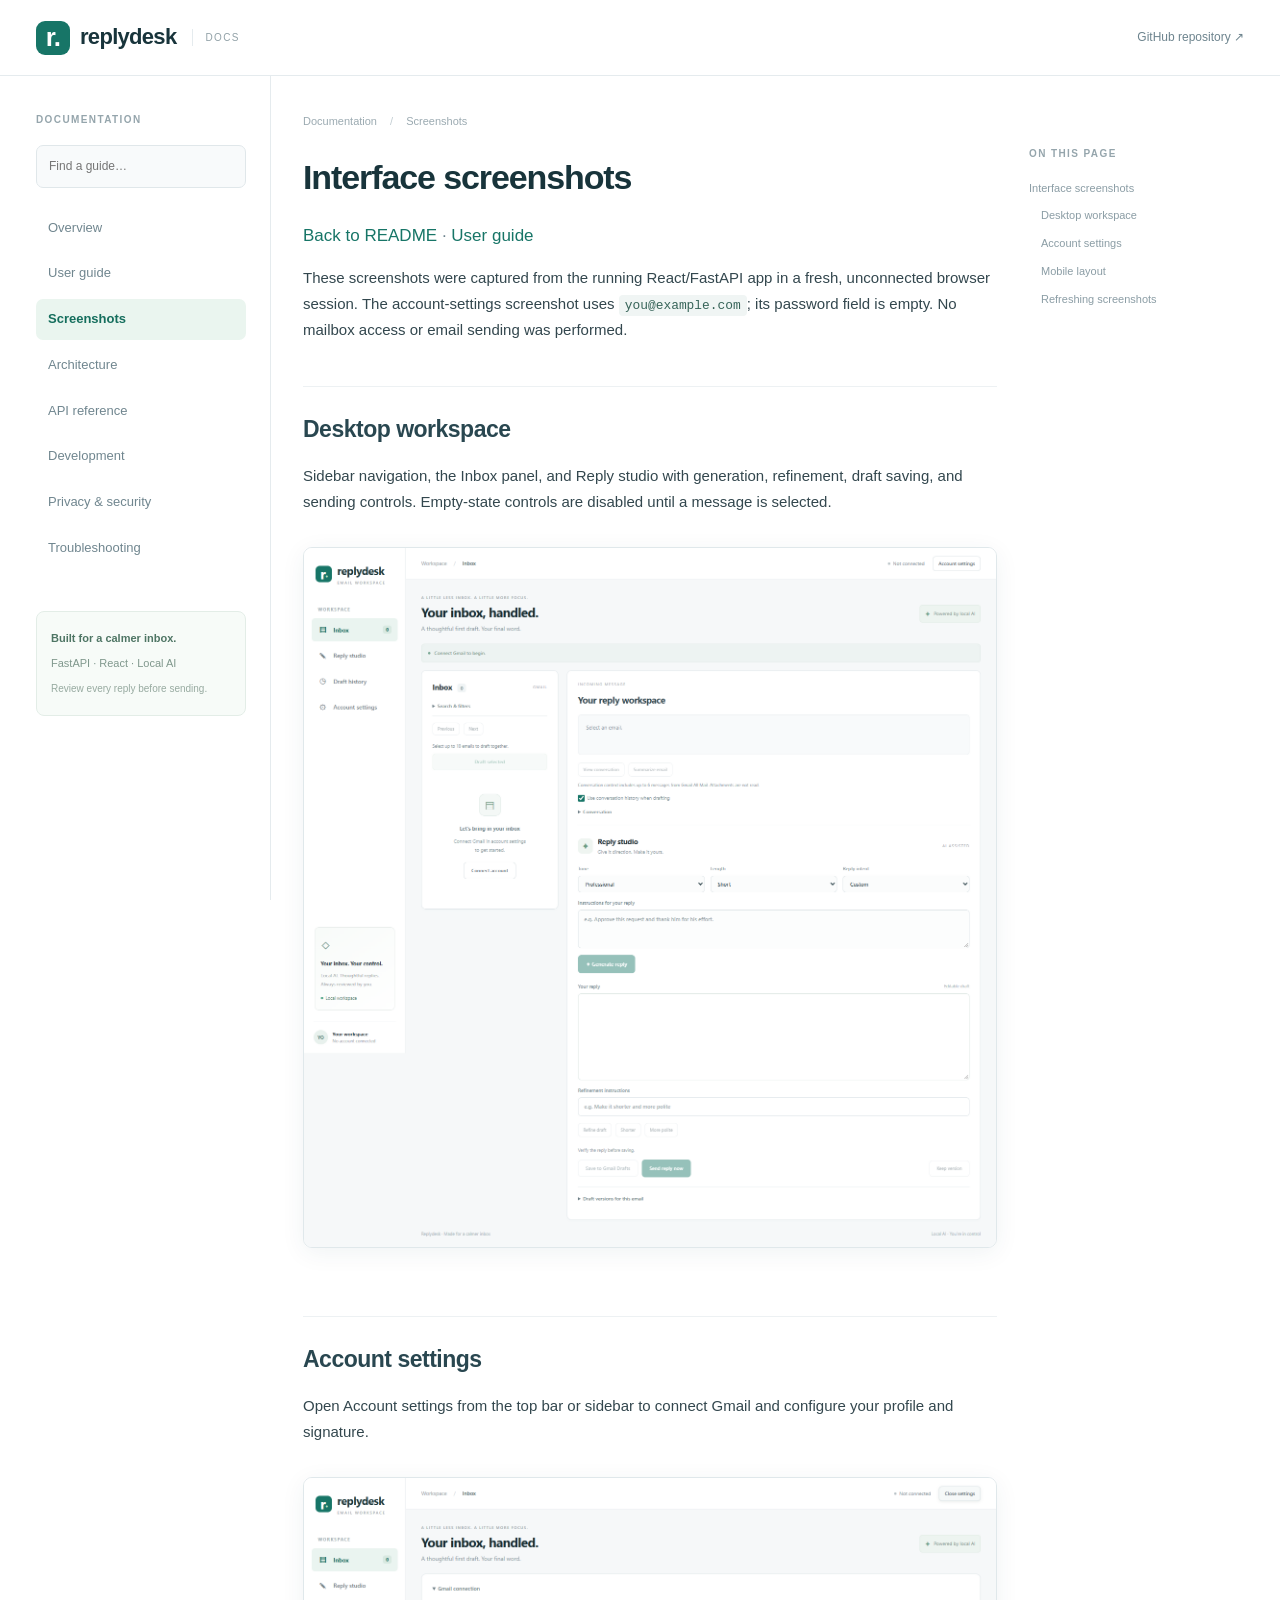
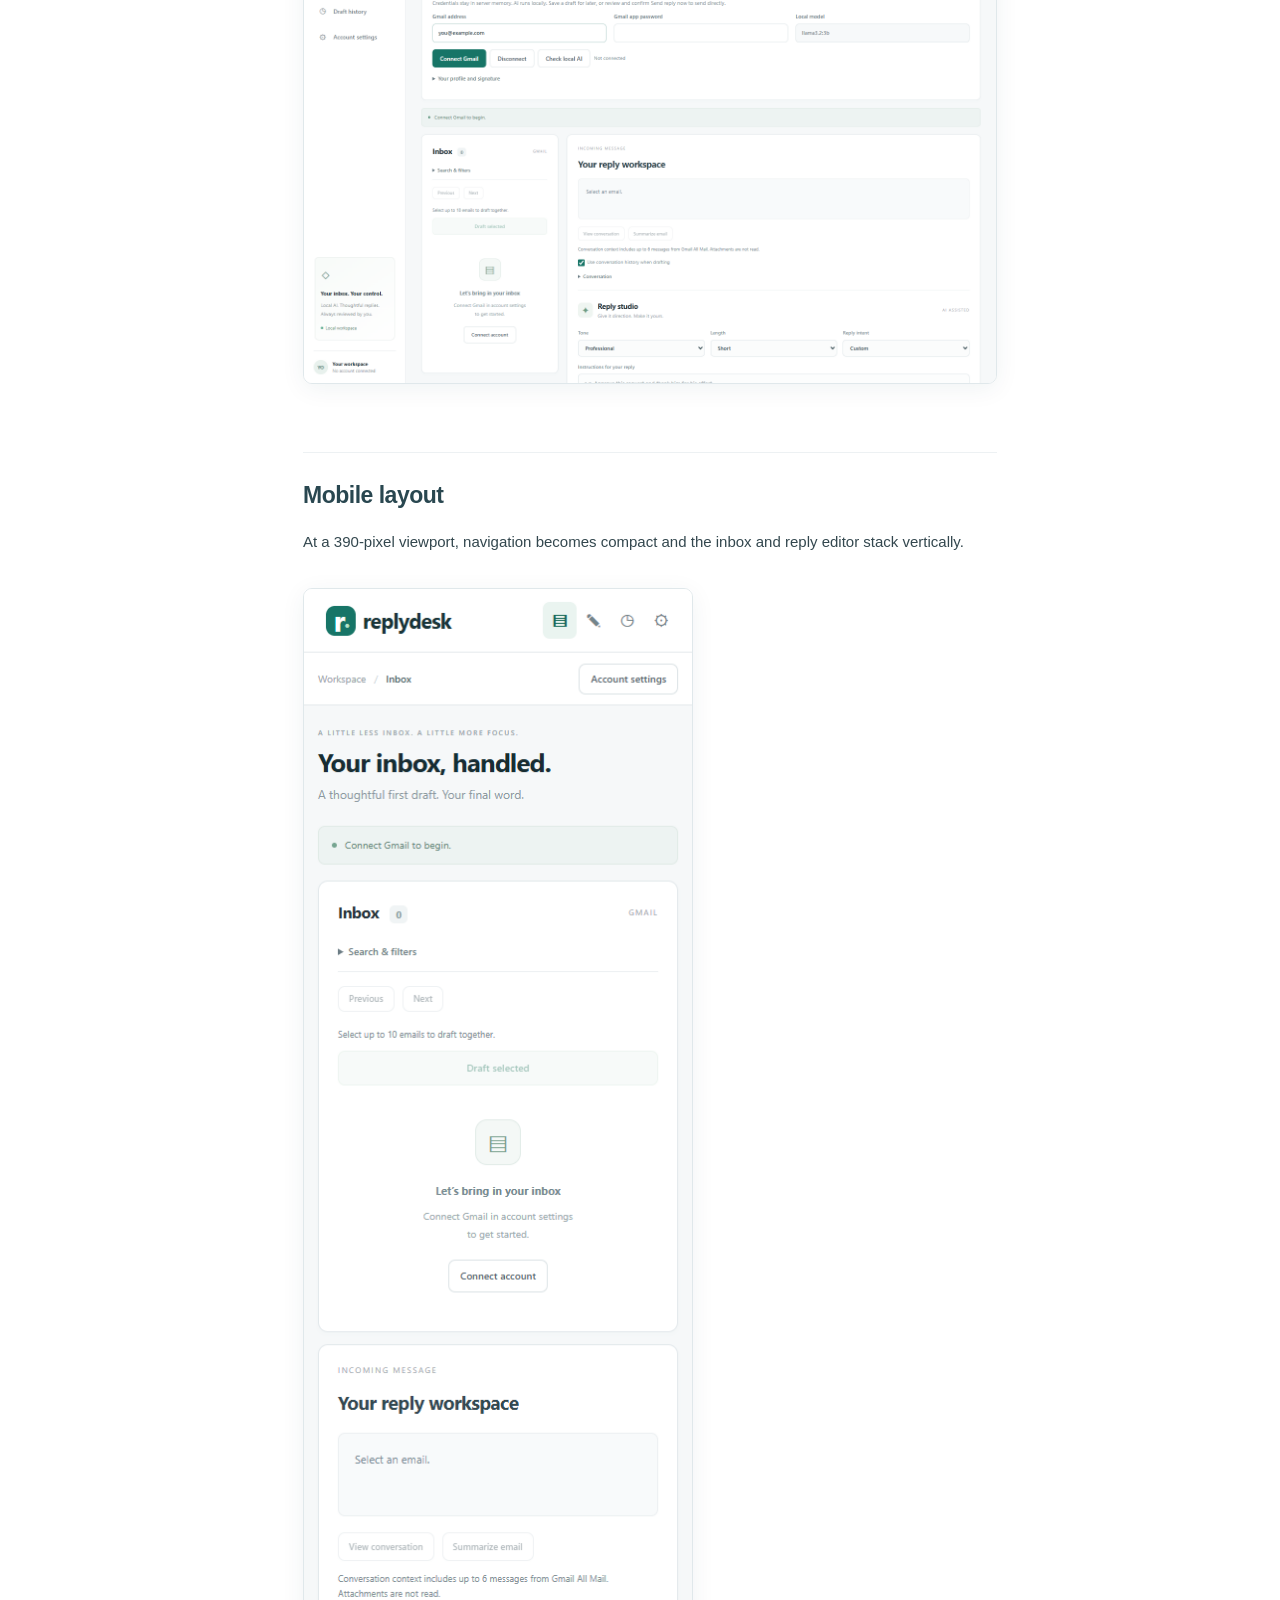
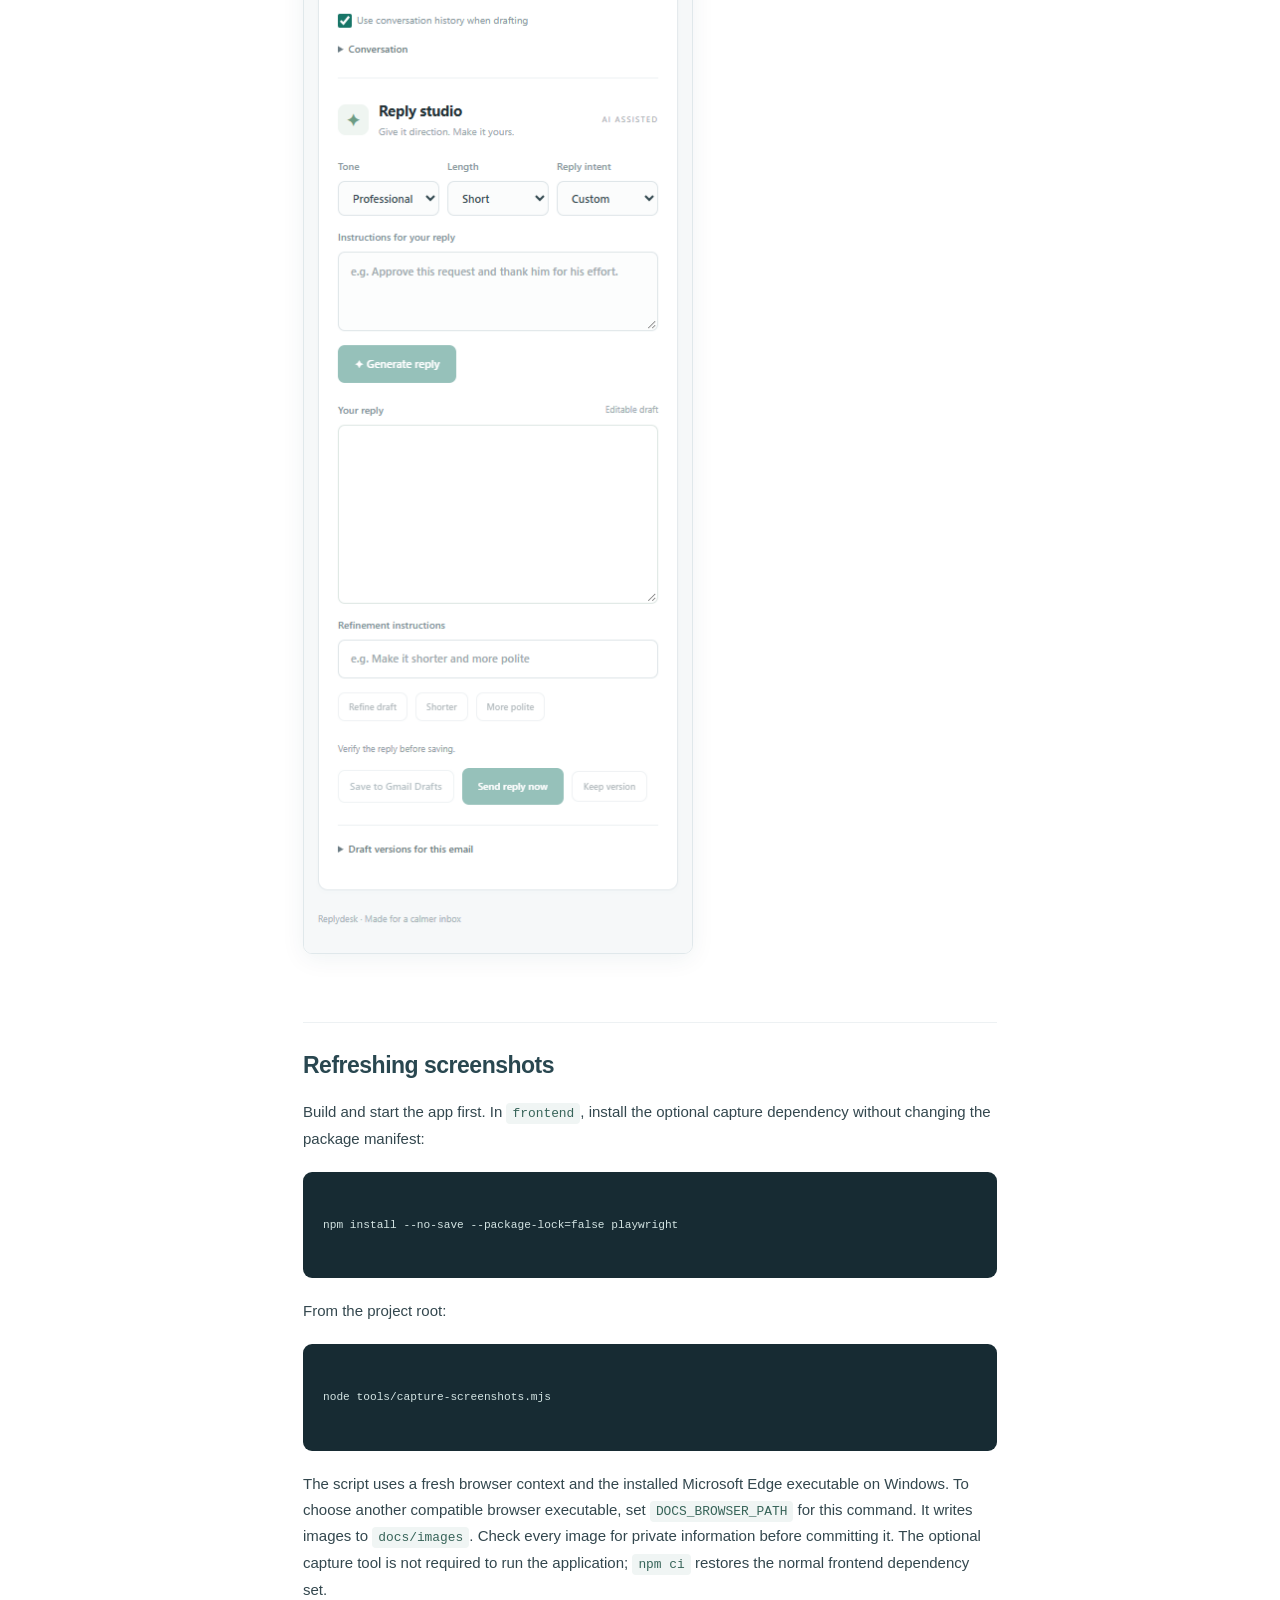
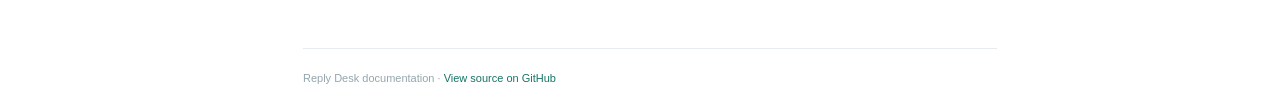
<file: SCREENSHOTS.html>
<!doctype html>
<html lang="en"><head><meta charset="utf-8"><meta name="viewport" content="width=device-width,initial-scale=1">
<meta name="description" content="Reply Desk documentation: Screenshots. Setup, email workflows, API, privacy and screenshots.">
<title>Screenshots · Reply Desk Docs</title><link rel="stylesheet" href="site.css"></head>
<body><header><a class="brand" href="index.html"><span class="mark">r.</span> replydesk <span class="docs-label">DOCS</span></a><a class="repo" href="https://github.com/alizainappedology/reply-desk">GitHub repository ↗</a></header>
<div class="layout"><aside class="sidebar"><div class="section-label">DOCUMENTATION</div><label class="search"><span class="sr-only">Search guide titles</span><input id="search" type="search" placeholder="Find a guide…" autocomplete="off"></label><nav aria-label="Documentation"><a href="index.html" class="" data-guide="overview">Overview</a><a href="USER_GUIDE.html" class="" data-guide="user guide">User guide</a><a href="SCREENSHOTS.html" class="active" data-guide="screenshots">Screenshots</a><a href="ARCHITECTURE.html" class="" data-guide="architecture">Architecture</a><a href="API.html" class="" data-guide="api reference">API reference</a><a href="DEVELOPMENT.html" class="" data-guide="development">Development</a><a href="SECURITY.html" class="" data-guide="privacy &amp; security">Privacy &amp; security</a><a href="TROUBLESHOOTING.html" class="" data-guide="troubleshooting">Troubleshooting</a></nav><div class="local-note"><strong>Built for a calmer inbox.</strong><p>FastAPI · React · Local AI</p><span>Review every reply before sending.</span></div></aside>
<main><div class="breadcrumb">Documentation <span>/</span> Screenshots</div><article><h1 id="interface-screenshots">Interface screenshots</h1>
<p><a href="index.html">Back to README</a> · <a href="USER_GUIDE.html">User guide</a></p>
<p>These screenshots were captured from the running React/FastAPI app in a fresh, unconnected browser session. The account-settings screenshot uses <code>you@example.com</code>; its password field is empty. No mailbox access or email sending was performed.</p>
<h2 id="desktop-workspace">Desktop workspace</h2>
<p>Sidebar navigation, the Inbox panel, and Reply studio with generation, refinement, draft saving, and sending controls. Empty-state controls are disabled until a message is selected.</p>
<p><img alt="Desktop workspace" src="images/workspace.png" /></p>
<h2 id="account-settings">Account settings</h2>
<p>Open Account settings from the top bar or sidebar to connect Gmail and configure your profile and signature.</p>
<p><img alt="Account settings" src="images/account-settings.png" /></p>
<h2 id="mobile-layout">Mobile layout</h2>
<p>At a 390-pixel viewport, navigation becomes compact and the inbox and reply editor stack vertically.</p>
<p><img src="images/mobile.png" alt="Reply Desk mobile layout at a 390-pixel viewport" width="390" /></p>
<h2 id="refreshing-screenshots">Refreshing screenshots</h2>
<p>Build and start the app first. In <code>frontend</code>, install the optional capture dependency without changing the package manifest:</p>
<pre><code class="language-powershell">
npm install --no-save --package-lock=false playwright

</code></pre>
<p>From the project root:</p>
<pre><code class="language-powershell">
node tools/capture-screenshots.mjs

</code></pre>
<p>The script uses a fresh browser context and the installed Microsoft Edge executable on Windows. To choose another compatible browser executable, set <code>DOCS_BROWSER_PATH</code> for this command. It writes images to <code>docs/images</code>. Check every image for private information before committing it. The optional capture tool is not required to run the application; <code>npm ci</code> restores the normal frontend dependency set.</p></article><footer>Reply Desk documentation · <a href="https://github.com/alizainappedology/reply-desk">View source on GitHub</a></footer></main>
<aside class="on-page"><div class="section-label">ON THIS PAGE</div><div class="toc">
<ul>
<li><a href="#interface-screenshots">Interface screenshots</a><ul>
<li><a href="#desktop-workspace">Desktop workspace</a></li>
<li><a href="#account-settings">Account settings</a></li>
<li><a href="#mobile-layout">Mobile layout</a></li>
<li><a href="#refreshing-screenshots">Refreshing screenshots</a></li>
</ul>
</li>
</ul>
</div>
</aside></div><script src="site.js"></script></body></html>
</file>
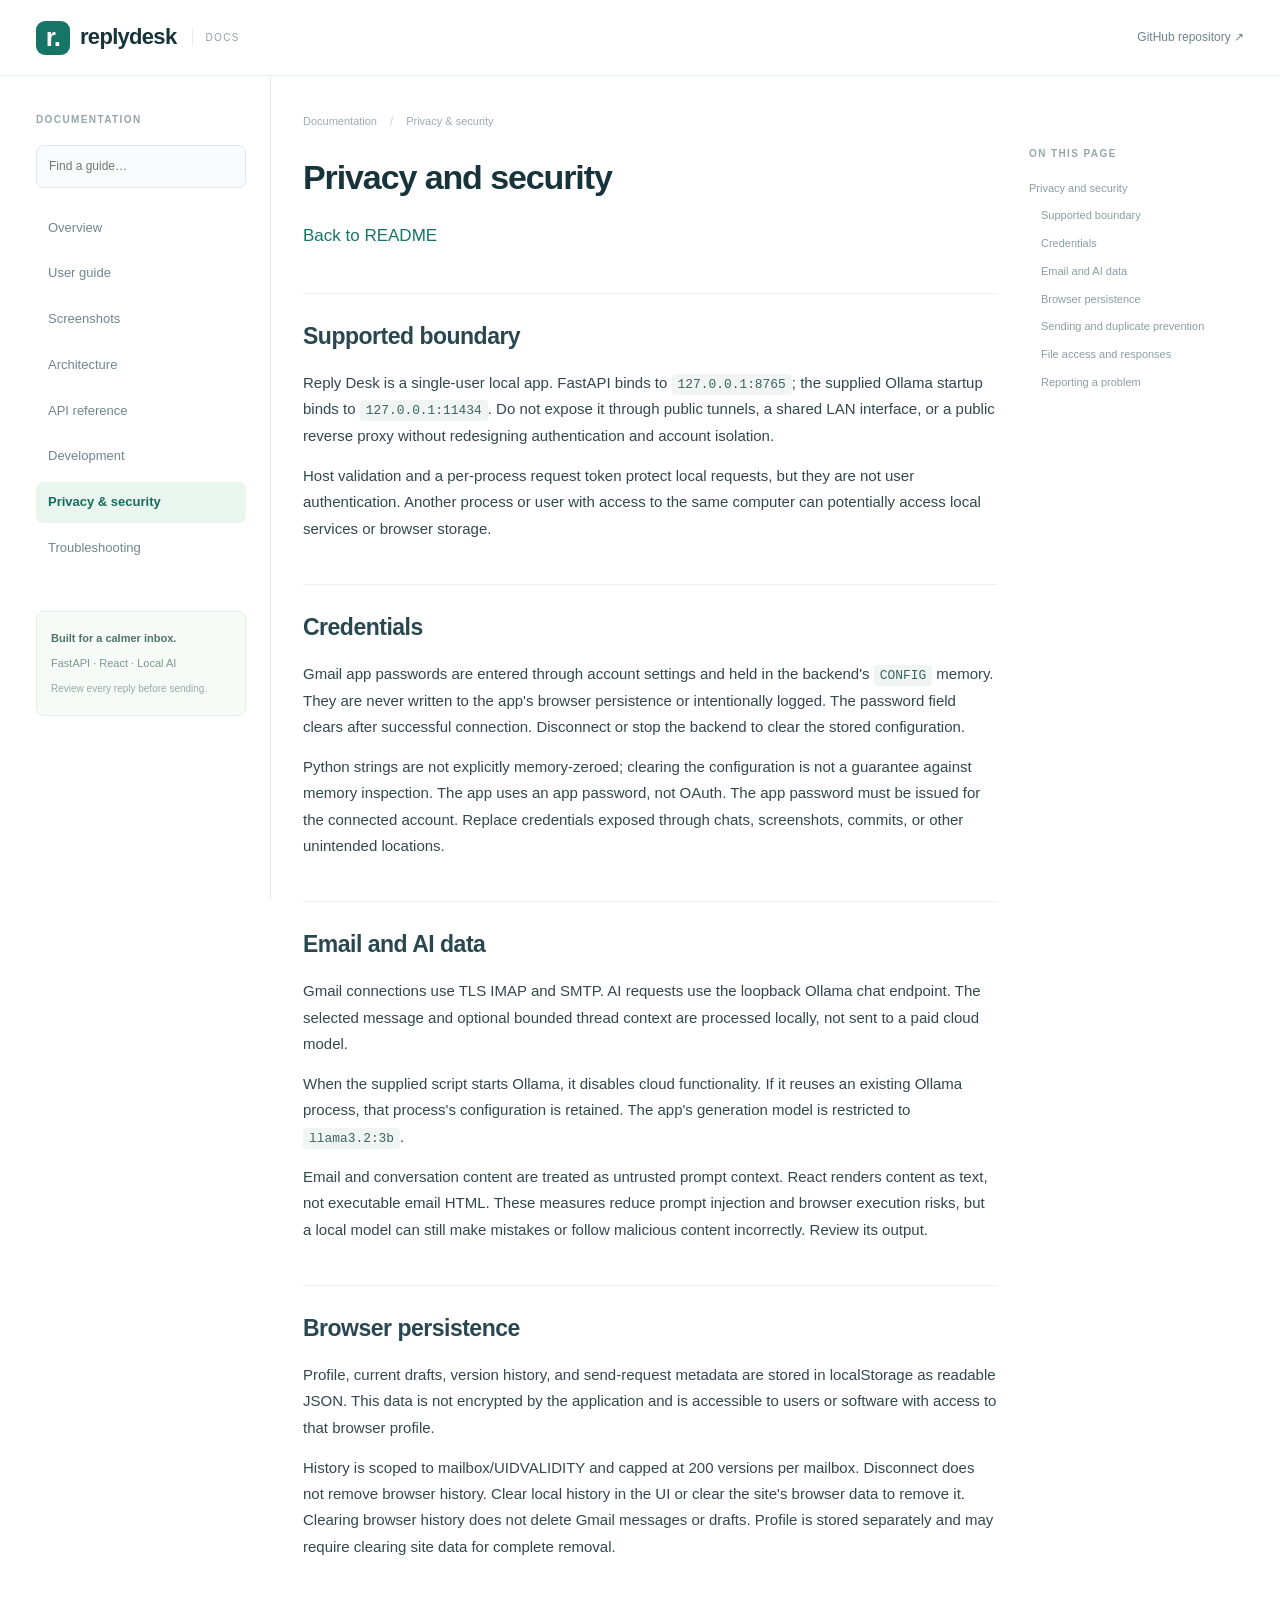
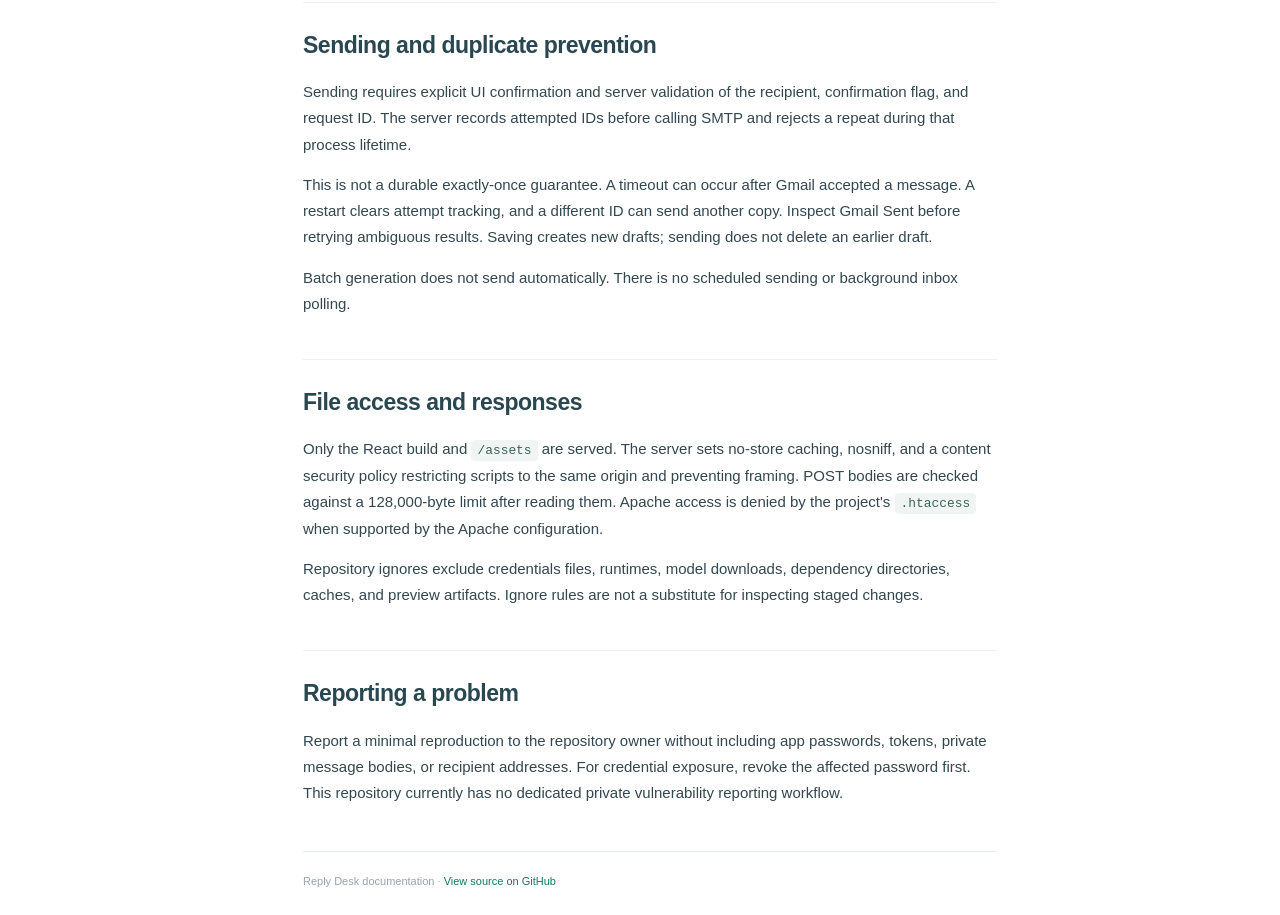
<file: SECURITY.html>
<!doctype html>
<html lang="en"><head><meta charset="utf-8"><meta name="viewport" content="width=device-width,initial-scale=1">
<meta name="description" content="Reply Desk documentation: Privacy &amp; security. Setup, email workflows, API, privacy and screenshots.">
<title>Privacy &amp; security · Reply Desk Docs</title><link rel="stylesheet" href="site.css"></head>
<body><header><a class="brand" href="index.html"><span class="mark">r.</span> replydesk <span class="docs-label">DOCS</span></a><a class="repo" href="https://github.com/alizainappedology/reply-desk">GitHub repository ↗</a></header>
<div class="layout"><aside class="sidebar"><div class="section-label">DOCUMENTATION</div><label class="search"><span class="sr-only">Search guide titles</span><input id="search" type="search" placeholder="Find a guide…" autocomplete="off"></label><nav aria-label="Documentation"><a href="index.html" class="" data-guide="overview">Overview</a><a href="USER_GUIDE.html" class="" data-guide="user guide">User guide</a><a href="SCREENSHOTS.html" class="" data-guide="screenshots">Screenshots</a><a href="ARCHITECTURE.html" class="" data-guide="architecture">Architecture</a><a href="API.html" class="" data-guide="api reference">API reference</a><a href="DEVELOPMENT.html" class="" data-guide="development">Development</a><a href="SECURITY.html" class="active" data-guide="privacy &amp; security">Privacy &amp; security</a><a href="TROUBLESHOOTING.html" class="" data-guide="troubleshooting">Troubleshooting</a></nav><div class="local-note"><strong>Built for a calmer inbox.</strong><p>FastAPI · React · Local AI</p><span>Review every reply before sending.</span></div></aside>
<main><div class="breadcrumb">Documentation <span>/</span> Privacy &amp; security</div><article><h1 id="privacy-and-security">Privacy and security</h1>
<p><a href="index.html">Back to README</a></p>
<h2 id="supported-boundary">Supported boundary</h2>
<p>Reply Desk is a single-user local app. FastAPI binds to <code>127.0.0.1:8765</code>; the supplied Ollama startup binds to <code>127.0.0.1:11434</code>. Do not expose it through public tunnels, a shared LAN interface, or a public reverse proxy without redesigning authentication and account isolation.</p>
<p>Host validation and a per-process request token protect local requests, but they are not user authentication. Another process or user with access to the same computer can potentially access local services or browser storage.</p>
<h2 id="credentials">Credentials</h2>
<p>Gmail app passwords are entered through account settings and held in the backend's <code>CONFIG</code> memory. They are never written to the app's browser persistence or intentionally logged. The password field clears after successful connection. Disconnect or stop the backend to clear the stored configuration.</p>
<p>Python strings are not explicitly memory-zeroed; clearing the configuration is not a guarantee against memory inspection. The app uses an app password, not OAuth. The app password must be issued for the connected account. Replace credentials exposed through chats, screenshots, commits, or other unintended locations.</p>
<h2 id="email-and-ai-data">Email and AI data</h2>
<p>Gmail connections use TLS IMAP and SMTP. AI requests use the loopback Ollama chat endpoint. The selected message and optional bounded thread context are processed locally, not sent to a paid cloud model.</p>
<p>When the supplied script starts Ollama, it disables cloud functionality. If it reuses an existing Ollama process, that process's configuration is retained. The app's generation model is restricted to <code>llama3.2:3b</code>.</p>
<p>Email and conversation content are treated as untrusted prompt context. React renders content as text, not executable email HTML. These measures reduce prompt injection and browser execution risks, but a local model can still make mistakes or follow malicious content incorrectly. Review its output.</p>
<h2 id="browser-persistence">Browser persistence</h2>
<p>Profile, current drafts, version history, and send-request metadata are stored in localStorage as readable JSON. This data is not encrypted by the application and is accessible to users or software with access to that browser profile.</p>
<p>History is scoped to mailbox/UIDVALIDITY and capped at 200 versions per mailbox. Disconnect does not remove browser history. Clear local history in the UI or clear the site's browser data to remove it. Clearing browser history does not delete Gmail messages or drafts. Profile is stored separately and may require clearing site data for complete removal.</p>
<h2 id="sending-and-duplicate-prevention">Sending and duplicate prevention</h2>
<p>Sending requires explicit UI confirmation and server validation of the recipient, confirmation flag, and request ID. The server records attempted IDs before calling SMTP and rejects a repeat during that process lifetime.</p>
<p>This is not a durable exactly-once guarantee. A timeout can occur after Gmail accepted a message. A restart clears attempt tracking, and a different ID can send another copy. Inspect Gmail Sent before retrying ambiguous results. Saving creates new drafts; sending does not delete an earlier draft.</p>
<p>Batch generation does not send automatically. There is no scheduled sending or background inbox polling.</p>
<h2 id="file-access-and-responses">File access and responses</h2>
<p>Only the React build and <code>/assets</code> are served. The server sets no-store caching, nosniff, and a content security policy restricting scripts to the same origin and preventing framing. POST bodies are checked against a 128,000-byte limit after reading them. Apache access is denied by the project's <code>.htaccess</code> when supported by the Apache configuration.</p>
<p>Repository ignores exclude credentials files, runtimes, model downloads, dependency directories, caches, and preview artifacts. Ignore rules are not a substitute for inspecting staged changes.</p>
<h2 id="reporting-a-problem">Reporting a problem</h2>
<p>Report a minimal reproduction to the repository owner without including app passwords, tokens, private message bodies, or recipient addresses. For credential exposure, revoke the affected password first. This repository currently has no dedicated private vulnerability reporting workflow.</p></article><footer>Reply Desk documentation · <a href="https://github.com/alizainappedology/reply-desk">View source on GitHub</a></footer></main>
<aside class="on-page"><div class="section-label">ON THIS PAGE</div><div class="toc">
<ul>
<li><a href="#privacy-and-security">Privacy and security</a><ul>
<li><a href="#supported-boundary">Supported boundary</a></li>
<li><a href="#credentials">Credentials</a></li>
<li><a href="#email-and-ai-data">Email and AI data</a></li>
<li><a href="#browser-persistence">Browser persistence</a></li>
<li><a href="#sending-and-duplicate-prevention">Sending and duplicate prevention</a></li>
<li><a href="#file-access-and-responses">File access and responses</a></li>
<li><a href="#reporting-a-problem">Reporting a problem</a></li>
</ul>
</li>
</ul>
</div>
</aside></div><script src="site.js"></script></body></html>
</file>
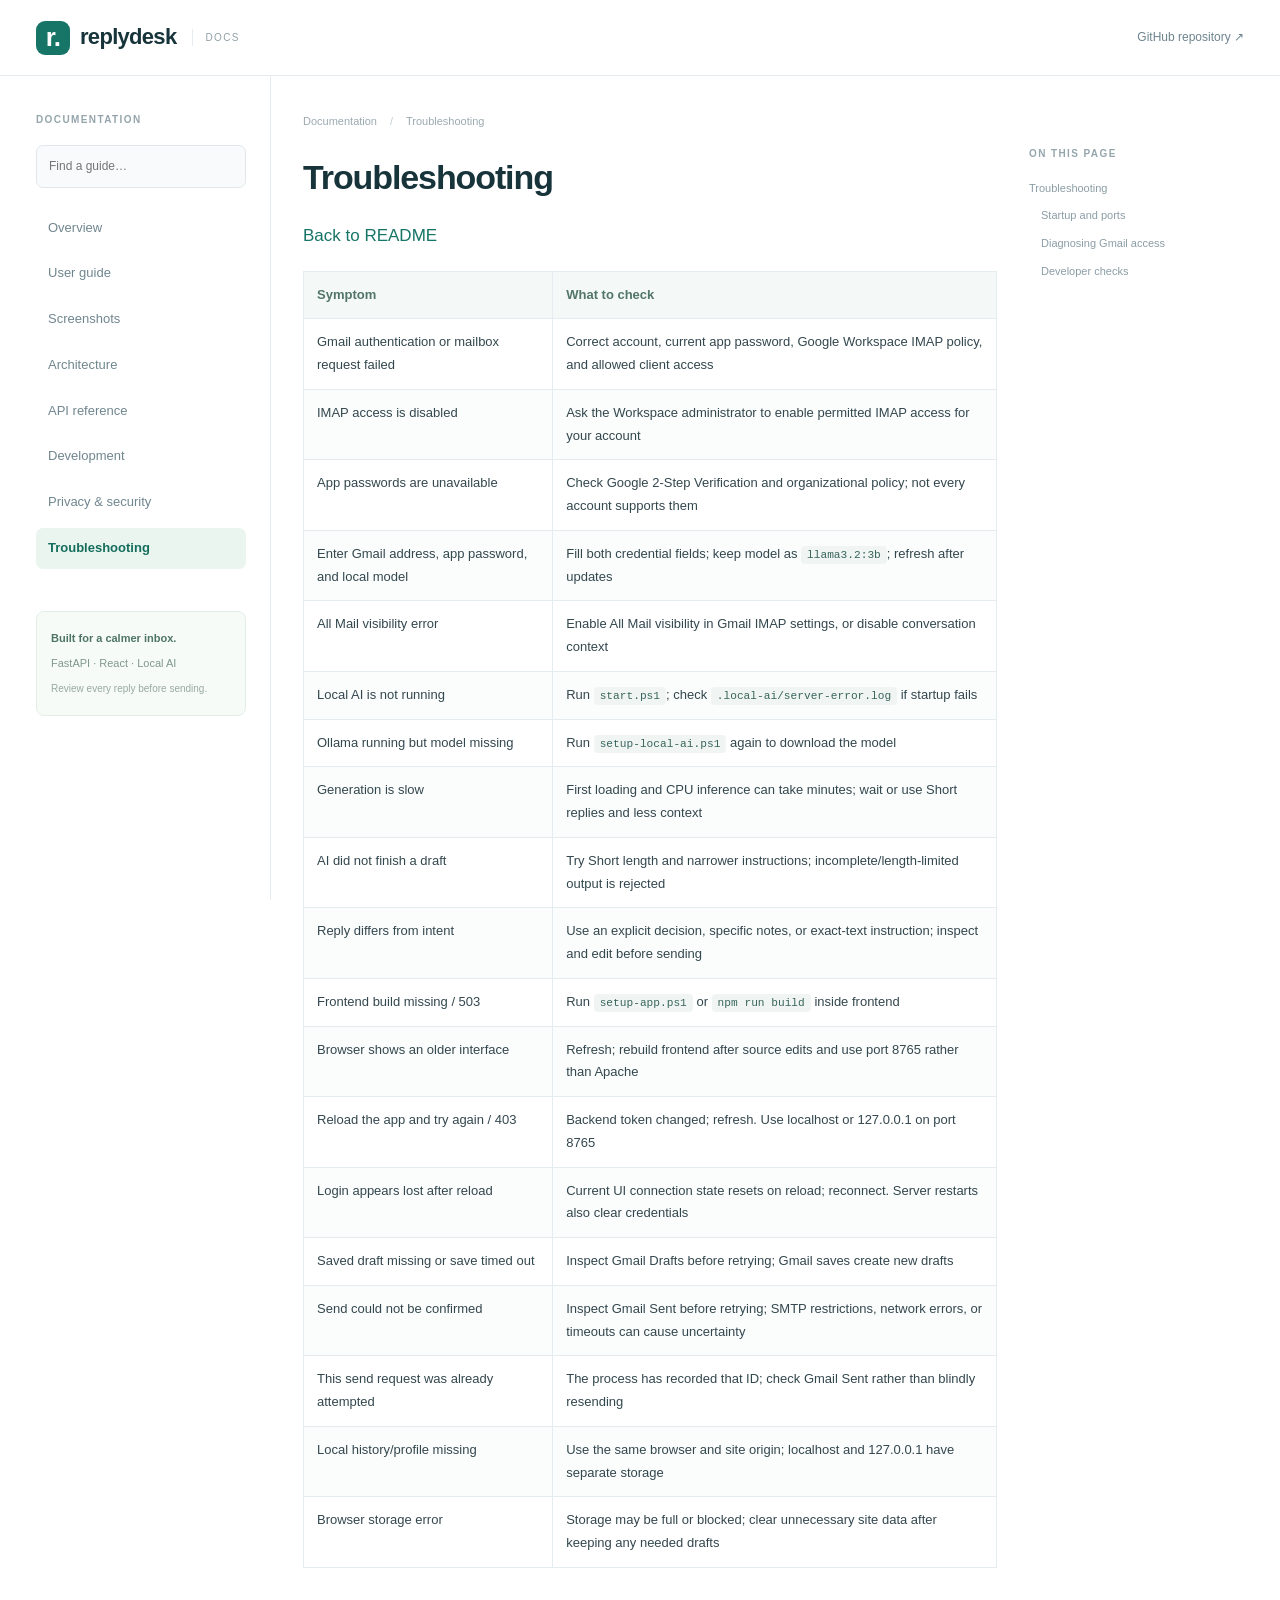
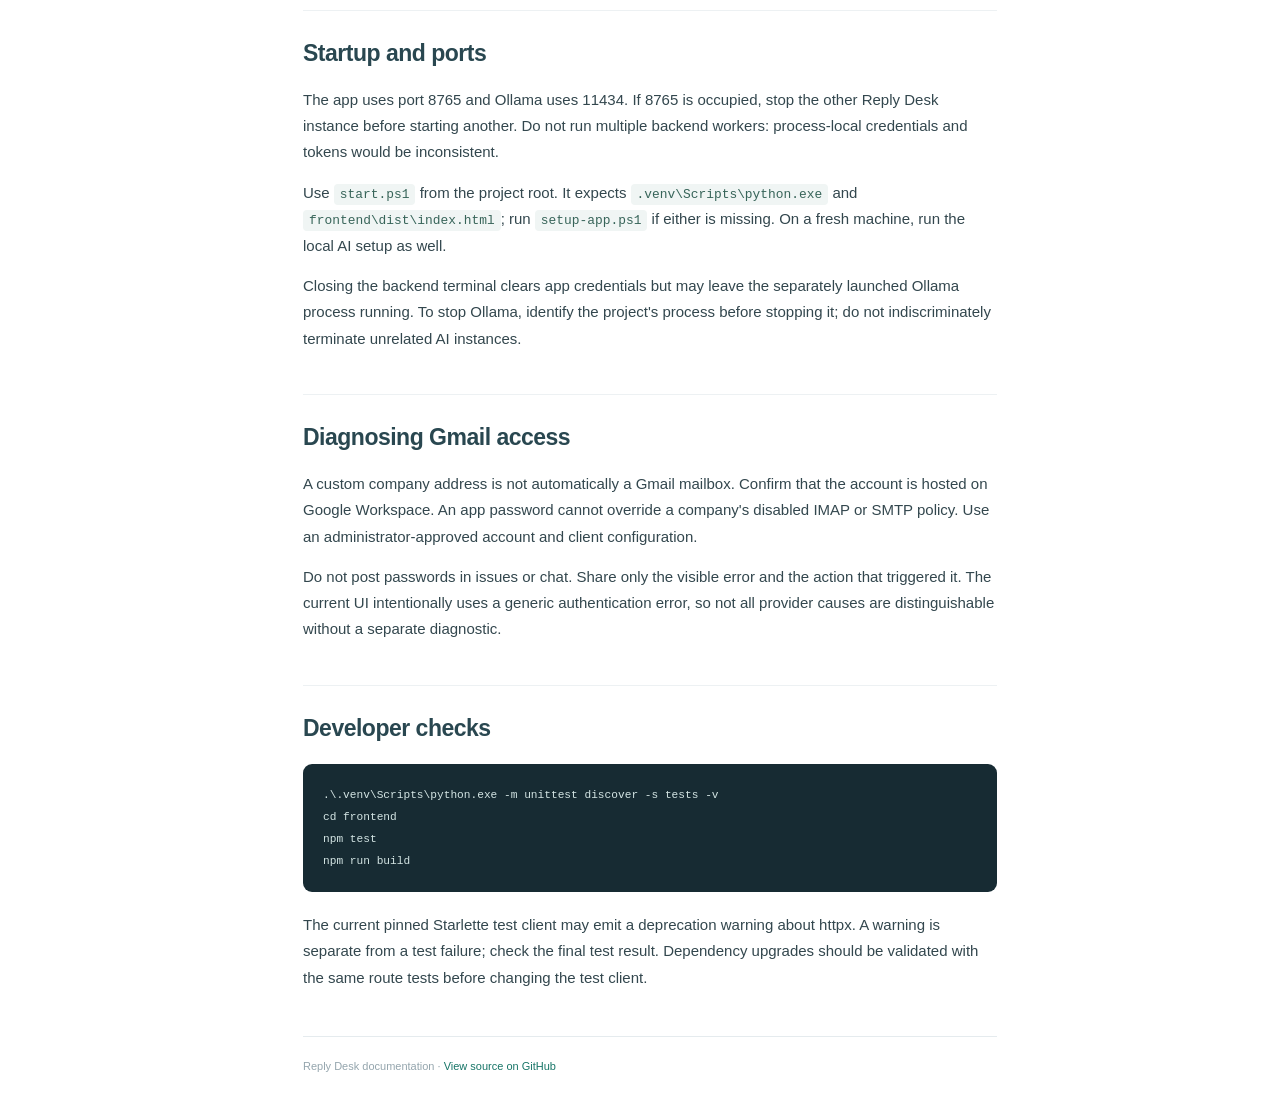
<file: TROUBLESHOOTING.html>
<!doctype html>
<html lang="en"><head><meta charset="utf-8"><meta name="viewport" content="width=device-width,initial-scale=1">
<meta name="description" content="Reply Desk documentation: Troubleshooting. Setup, email workflows, API, privacy and screenshots.">
<title>Troubleshooting · Reply Desk Docs</title><link rel="stylesheet" href="site.css"></head>
<body><header><a class="brand" href="index.html"><span class="mark">r.</span> replydesk <span class="docs-label">DOCS</span></a><a class="repo" href="https://github.com/alizainappedology/reply-desk">GitHub repository ↗</a></header>
<div class="layout"><aside class="sidebar"><div class="section-label">DOCUMENTATION</div><label class="search"><span class="sr-only">Search guide titles</span><input id="search" type="search" placeholder="Find a guide…" autocomplete="off"></label><nav aria-label="Documentation"><a href="index.html" class="" data-guide="overview">Overview</a><a href="USER_GUIDE.html" class="" data-guide="user guide">User guide</a><a href="SCREENSHOTS.html" class="" data-guide="screenshots">Screenshots</a><a href="ARCHITECTURE.html" class="" data-guide="architecture">Architecture</a><a href="API.html" class="" data-guide="api reference">API reference</a><a href="DEVELOPMENT.html" class="" data-guide="development">Development</a><a href="SECURITY.html" class="" data-guide="privacy &amp; security">Privacy &amp; security</a><a href="TROUBLESHOOTING.html" class="active" data-guide="troubleshooting">Troubleshooting</a></nav><div class="local-note"><strong>Built for a calmer inbox.</strong><p>FastAPI · React · Local AI</p><span>Review every reply before sending.</span></div></aside>
<main><div class="breadcrumb">Documentation <span>/</span> Troubleshooting</div><article><h1 id="troubleshooting">Troubleshooting</h1>
<p><a href="index.html">Back to README</a></p>
<table>
<thead>
<tr>
<th>Symptom</th>
<th>What to check</th>
</tr>
</thead>
<tbody>
<tr>
<td>Gmail authentication or mailbox request failed</td>
<td>Correct account, current app password, Google Workspace IMAP policy, and allowed client access</td>
</tr>
<tr>
<td>IMAP access is disabled</td>
<td>Ask the Workspace administrator to enable permitted IMAP access for your account</td>
</tr>
<tr>
<td>App passwords are unavailable</td>
<td>Check Google 2-Step Verification and organizational policy; not every account supports them</td>
</tr>
<tr>
<td>Enter Gmail address, app password, and local model</td>
<td>Fill both credential fields; keep model as <code>llama3.2:3b</code>; refresh after updates</td>
</tr>
<tr>
<td>All Mail visibility error</td>
<td>Enable All Mail visibility in Gmail IMAP settings, or disable conversation context</td>
</tr>
<tr>
<td>Local AI is not running</td>
<td>Run <code>start.ps1</code>; check <code>.local-ai/server-error.log</code> if startup fails</td>
</tr>
<tr>
<td>Ollama running but model missing</td>
<td>Run <code>setup-local-ai.ps1</code> again to download the model</td>
</tr>
<tr>
<td>Generation is slow</td>
<td>First loading and CPU inference can take minutes; wait or use Short replies and less context</td>
</tr>
<tr>
<td>AI did not finish a draft</td>
<td>Try Short length and narrower instructions; incomplete/length-limited output is rejected</td>
</tr>
<tr>
<td>Reply differs from intent</td>
<td>Use an explicit decision, specific notes, or exact-text instruction; inspect and edit before sending</td>
</tr>
<tr>
<td>Frontend build missing / 503</td>
<td>Run <code>setup-app.ps1</code> or <code>npm run build</code> inside frontend</td>
</tr>
<tr>
<td>Browser shows an older interface</td>
<td>Refresh; rebuild frontend after source edits and use port 8765 rather than Apache</td>
</tr>
<tr>
<td>Reload the app and try again / 403</td>
<td>Backend token changed; refresh. Use localhost or 127.0.0.1 on port 8765</td>
</tr>
<tr>
<td>Login appears lost after reload</td>
<td>Current UI connection state resets on reload; reconnect. Server restarts also clear credentials</td>
</tr>
<tr>
<td>Saved draft missing or save timed out</td>
<td>Inspect Gmail Drafts before retrying; Gmail saves create new drafts</td>
</tr>
<tr>
<td>Send could not be confirmed</td>
<td>Inspect Gmail Sent before retrying; SMTP restrictions, network errors, or timeouts can cause uncertainty</td>
</tr>
<tr>
<td>This send request was already attempted</td>
<td>The process has recorded that ID; check Gmail Sent rather than blindly resending</td>
</tr>
<tr>
<td>Local history/profile missing</td>
<td>Use the same browser and site origin; localhost and 127.0.0.1 have separate storage</td>
</tr>
<tr>
<td>Browser storage error</td>
<td>Storage may be full or blocked; clear unnecessary site data after keeping any needed drafts</td>
</tr>
</tbody>
</table>
<h2 id="startup-and-ports">Startup and ports</h2>
<p>The app uses port 8765 and Ollama uses 11434. If 8765 is occupied, stop the other Reply Desk instance before starting another. Do not run multiple backend workers: process-local credentials and tokens would be inconsistent.</p>
<p>Use <code>start.ps1</code> from the project root. It expects <code>.venv\Scripts\python.exe</code> and <code>frontend\dist\index.html</code>; run <code>setup-app.ps1</code> if either is missing. On a fresh machine, run the local AI setup as well.</p>
<p>Closing the backend terminal clears app credentials but may leave the separately launched Ollama process running. To stop Ollama, identify the project's process before stopping it; do not indiscriminately terminate unrelated AI instances.</p>
<h2 id="diagnosing-gmail-access">Diagnosing Gmail access</h2>
<p>A custom company address is not automatically a Gmail mailbox. Confirm that the account is hosted on Google Workspace. An app password cannot override a company's disabled IMAP or SMTP policy. Use an administrator-approved account and client configuration.</p>
<p>Do not post passwords in issues or chat. Share only the visible error and the action that triggered it. The current UI intentionally uses a generic authentication error, so not all provider causes are distinguishable without a separate diagnostic.</p>
<h2 id="developer-checks">Developer checks</h2>
<pre><code class="language-powershell">.\.venv\Scripts\python.exe -m unittest discover -s tests -v
cd frontend
npm test
npm run build
</code></pre>
<p>The current pinned Starlette test client may emit a deprecation warning about httpx. A warning is separate from a test failure; check the final test result. Dependency upgrades should be validated with the same route tests before changing the test client.</p></article><footer>Reply Desk documentation · <a href="https://github.com/alizainappedology/reply-desk">View source on GitHub</a></footer></main>
<aside class="on-page"><div class="section-label">ON THIS PAGE</div><div class="toc">
<ul>
<li><a href="#troubleshooting">Troubleshooting</a><ul>
<li><a href="#startup-and-ports">Startup and ports</a></li>
<li><a href="#diagnosing-gmail-access">Diagnosing Gmail access</a></li>
<li><a href="#developer-checks">Developer checks</a></li>
</ul>
</li>
</ul>
</div>
</aside></div><script src="site.js"></script></body></html>
</file>
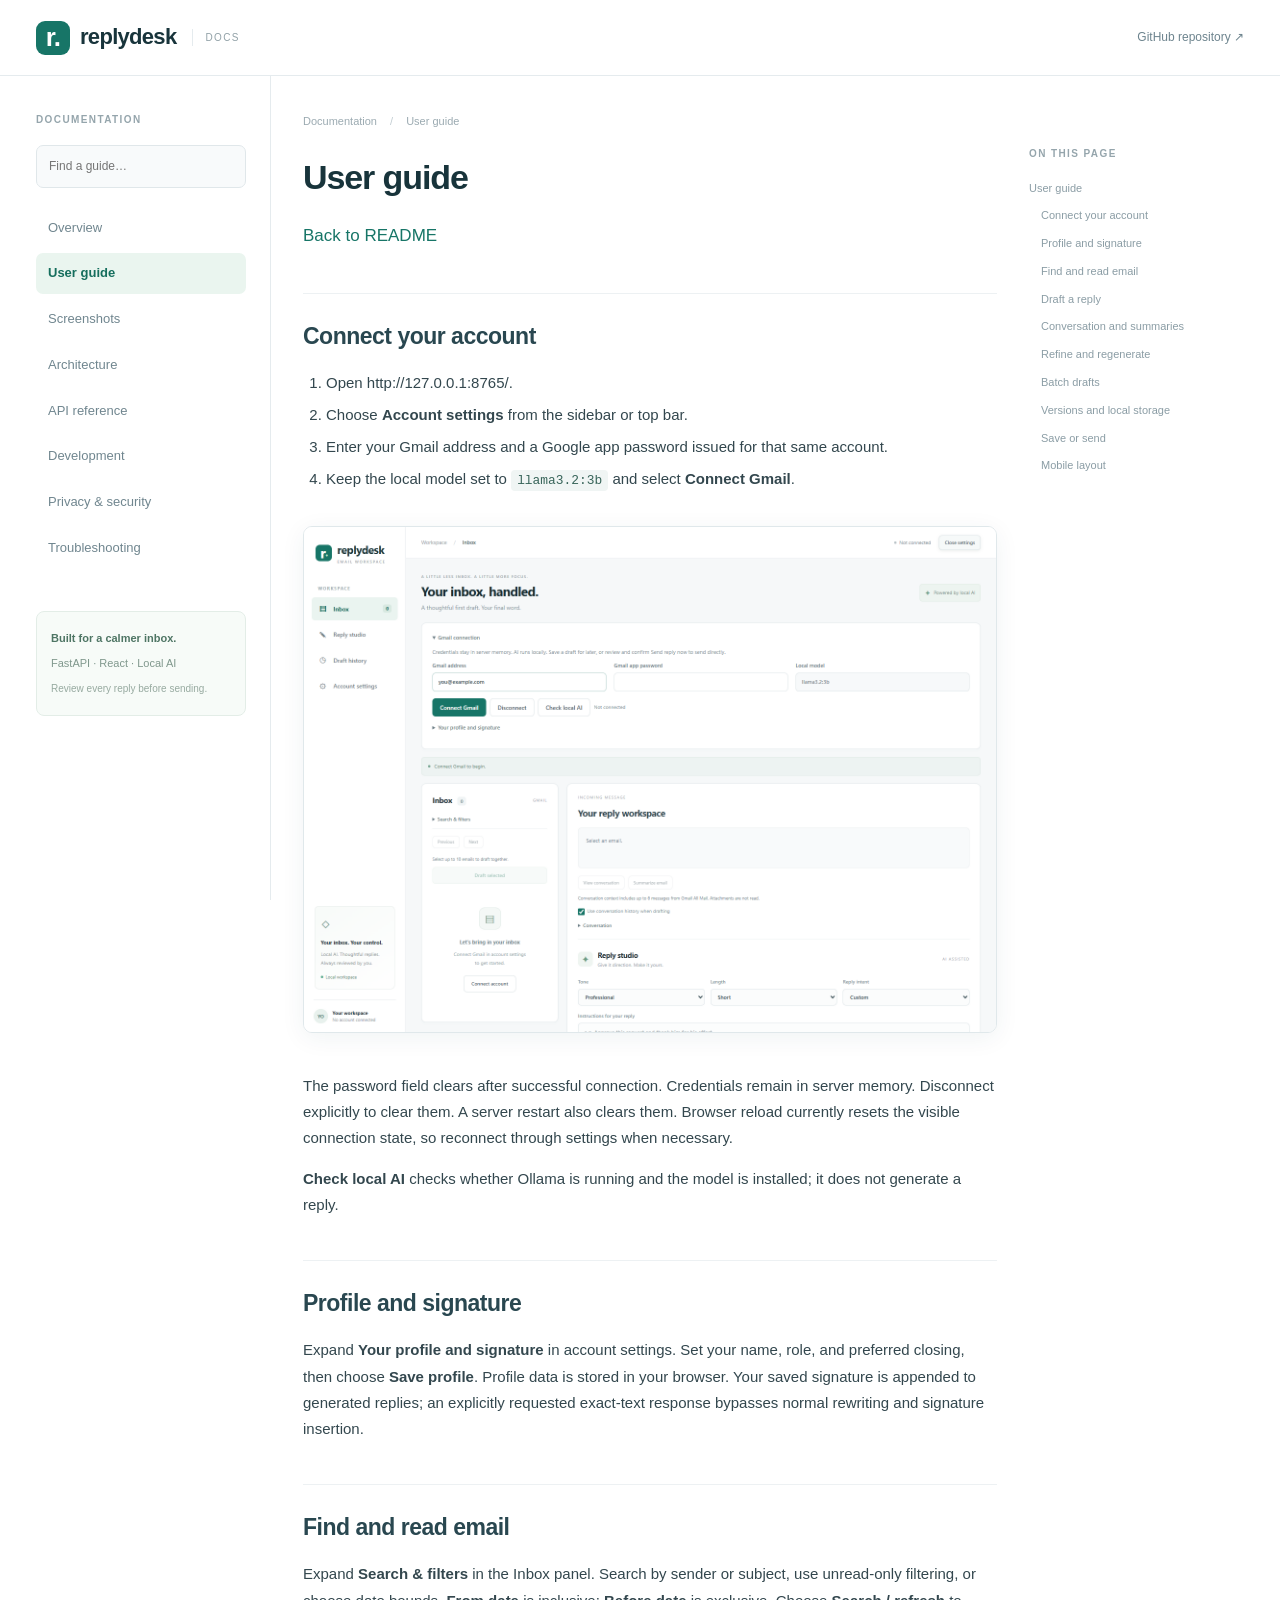
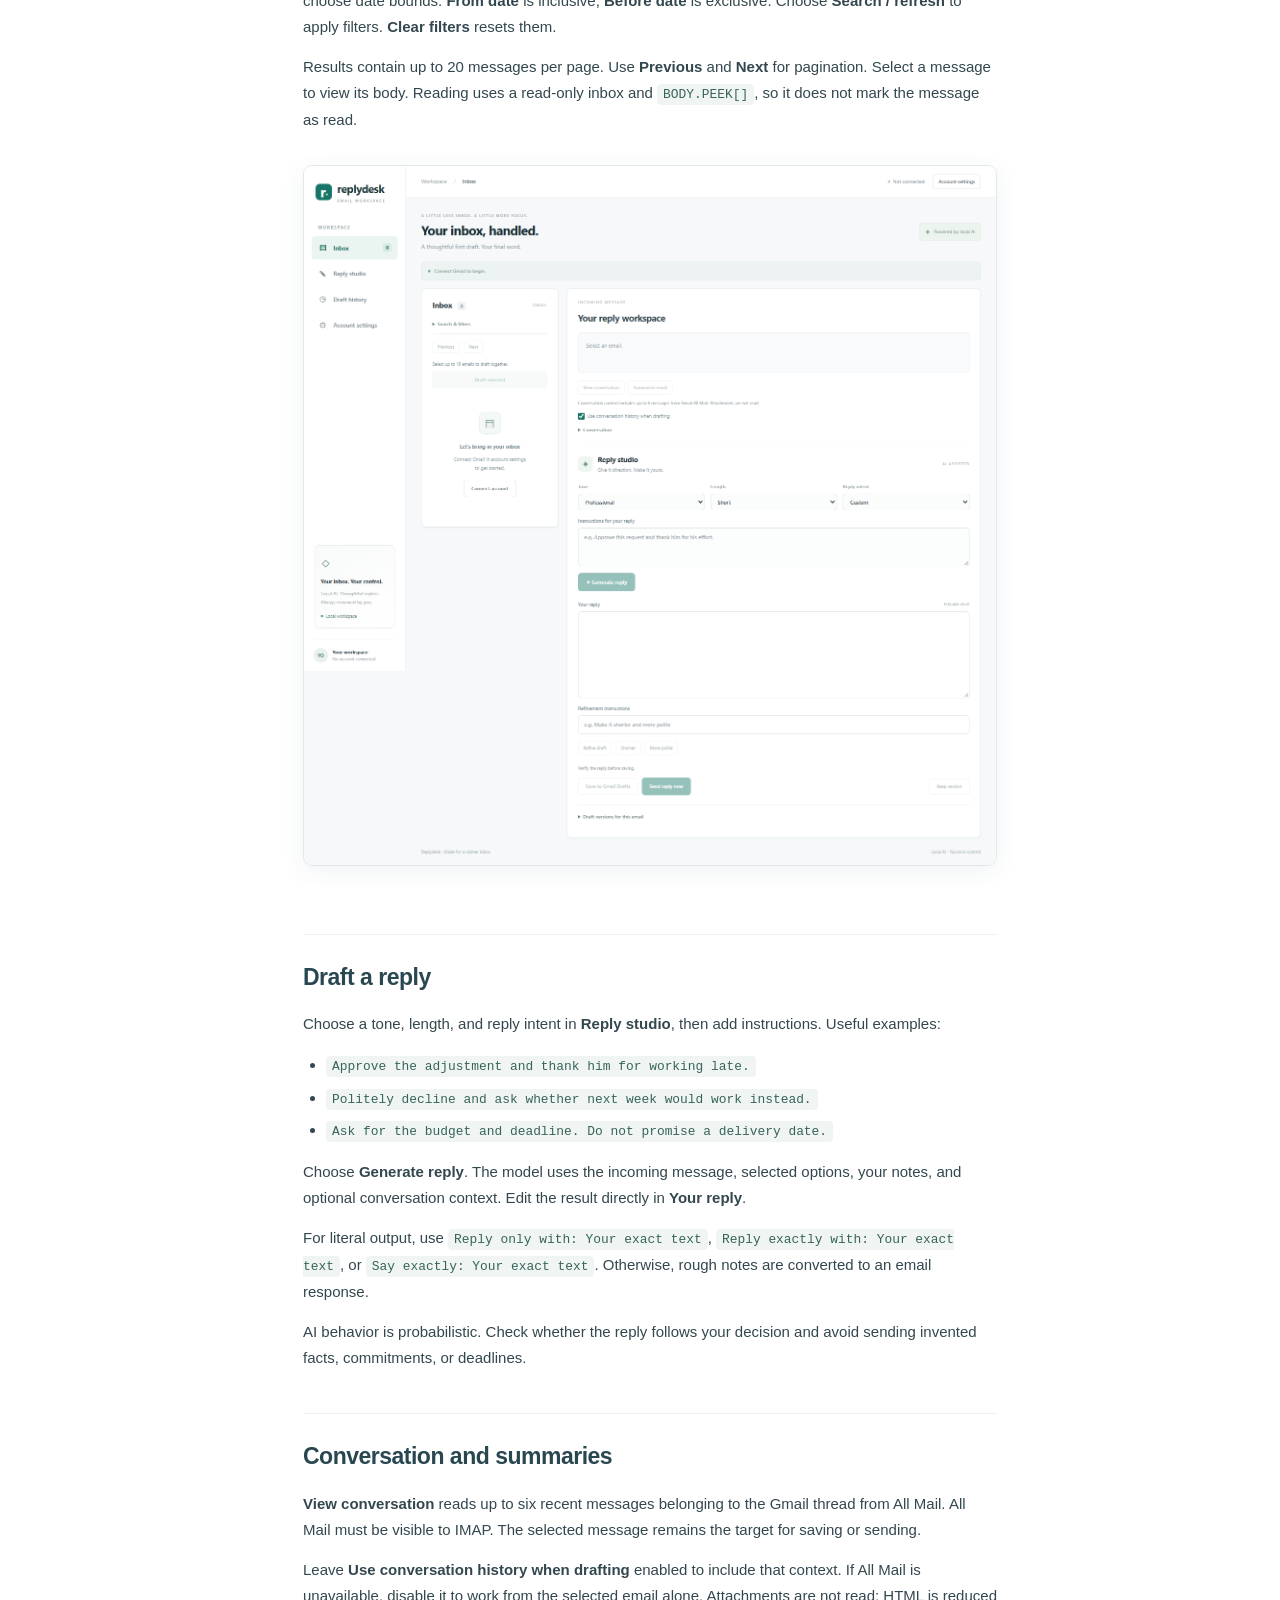
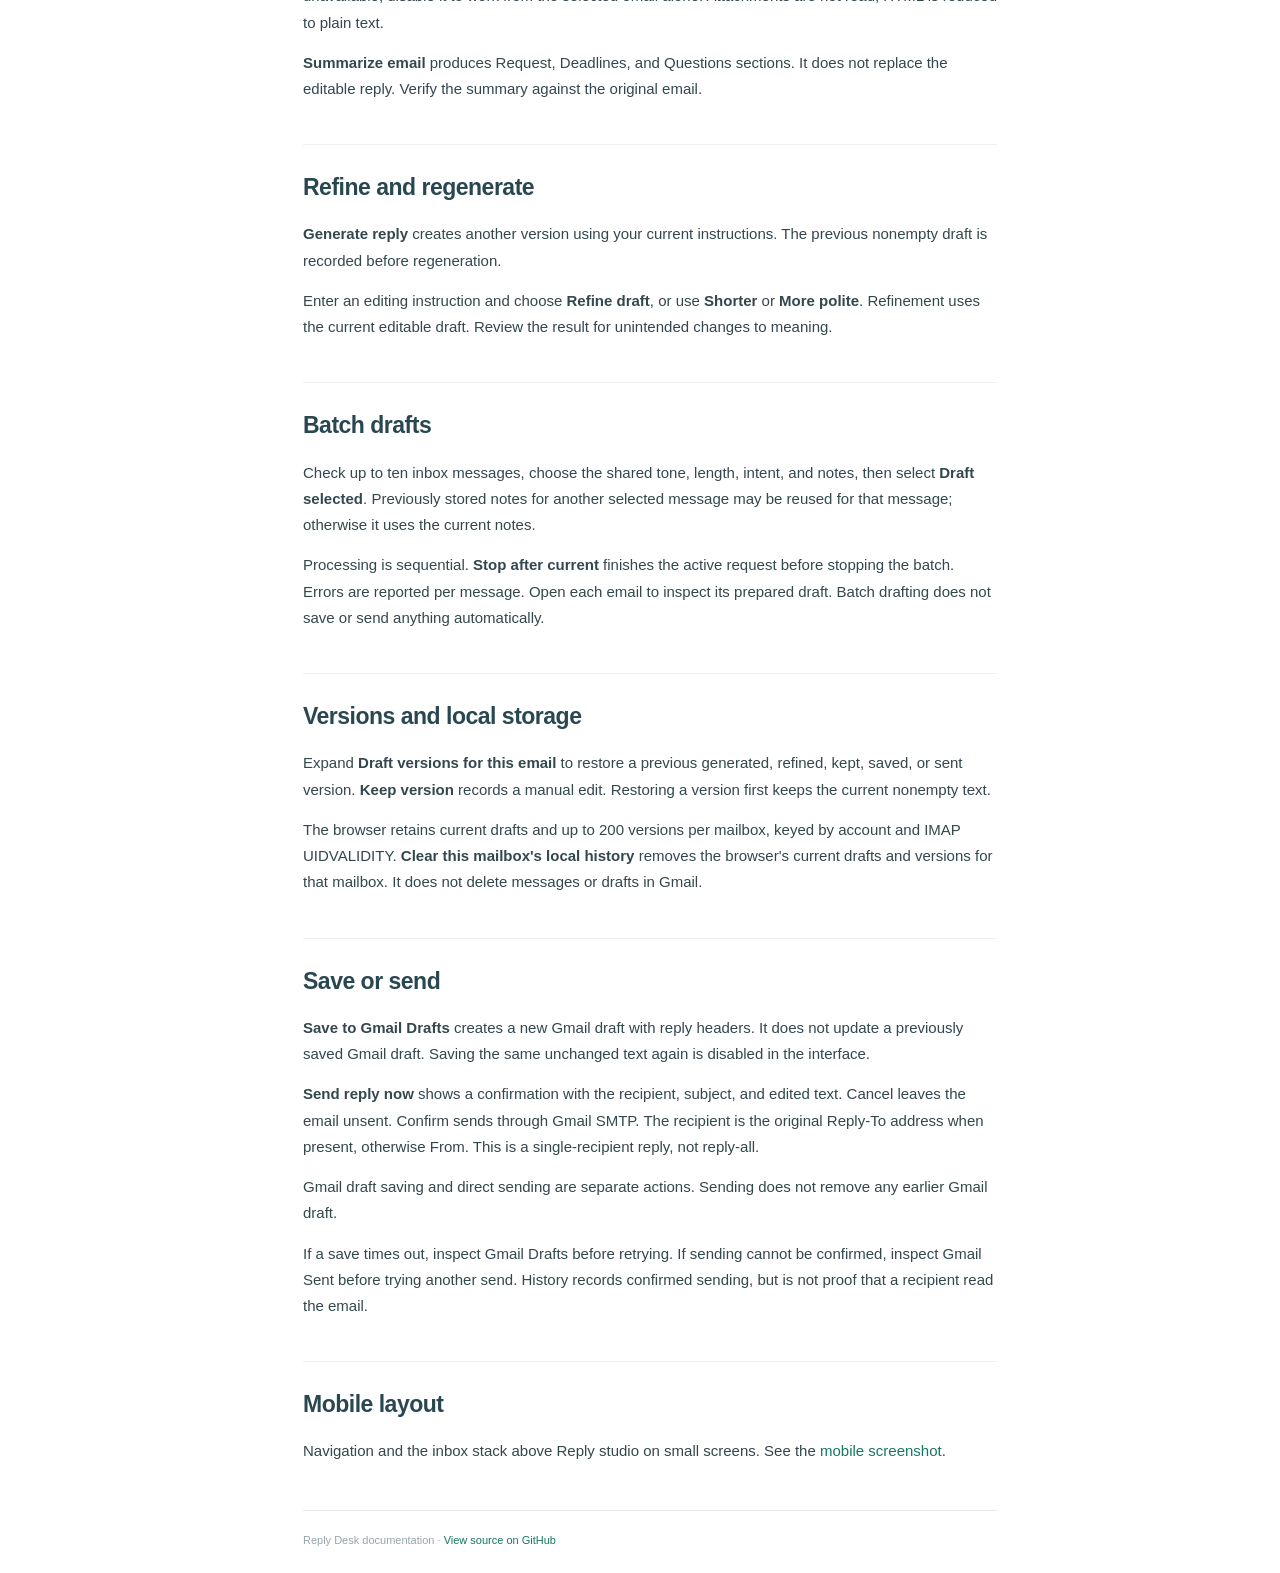
<file: USER_GUIDE.html>
<!doctype html>
<html lang="en"><head><meta charset="utf-8"><meta name="viewport" content="width=device-width,initial-scale=1">
<meta name="description" content="Reply Desk documentation: User guide. Setup, email workflows, API, privacy and screenshots.">
<title>User guide · Reply Desk Docs</title><link rel="stylesheet" href="site.css"></head>
<body><header><a class="brand" href="index.html"><span class="mark">r.</span> replydesk <span class="docs-label">DOCS</span></a><a class="repo" href="https://github.com/alizainappedology/reply-desk">GitHub repository ↗</a></header>
<div class="layout"><aside class="sidebar"><div class="section-label">DOCUMENTATION</div><label class="search"><span class="sr-only">Search guide titles</span><input id="search" type="search" placeholder="Find a guide…" autocomplete="off"></label><nav aria-label="Documentation"><a href="index.html" class="" data-guide="overview">Overview</a><a href="USER_GUIDE.html" class="active" data-guide="user guide">User guide</a><a href="SCREENSHOTS.html" class="" data-guide="screenshots">Screenshots</a><a href="ARCHITECTURE.html" class="" data-guide="architecture">Architecture</a><a href="API.html" class="" data-guide="api reference">API reference</a><a href="DEVELOPMENT.html" class="" data-guide="development">Development</a><a href="SECURITY.html" class="" data-guide="privacy &amp; security">Privacy &amp; security</a><a href="TROUBLESHOOTING.html" class="" data-guide="troubleshooting">Troubleshooting</a></nav><div class="local-note"><strong>Built for a calmer inbox.</strong><p>FastAPI · React · Local AI</p><span>Review every reply before sending.</span></div></aside>
<main><div class="breadcrumb">Documentation <span>/</span> User guide</div><article><h1 id="user-guide">User guide</h1>
<p><a href="index.html">Back to README</a></p>
<h2 id="connect-your-account">Connect your account</h2>
<ol>
<li>Open http://127.0.0.1:8765/.</li>
<li>Choose <strong>Account settings</strong> from the sidebar or top bar.</li>
<li>Enter your Gmail address and a Google app password issued for that same account.</li>
<li>Keep the local model set to <code>llama3.2:3b</code> and select <strong>Connect Gmail</strong>.</li>
</ol>
<p><img alt="Account settings with a placeholder email and empty password field" src="images/account-settings.png" /></p>
<p>The password field clears after successful connection. Credentials remain in server memory. Disconnect explicitly to clear them. A server restart also clears them. Browser reload currently resets the visible connection state, so reconnect through settings when necessary.</p>
<p><strong>Check local AI</strong> checks whether Ollama is running and the model is installed; it does not generate a reply.</p>
<h2 id="profile-and-signature">Profile and signature</h2>
<p>Expand <strong>Your profile and signature</strong> in account settings. Set your name, role, and preferred closing, then choose <strong>Save profile</strong>. Profile data is stored in your browser. Your saved signature is appended to generated replies; an explicitly requested exact-text response bypasses normal rewriting and signature insertion.</p>
<h2 id="find-and-read-email">Find and read email</h2>
<p>Expand <strong>Search &amp; filters</strong> in the Inbox panel. Search by sender or subject, use unread-only filtering, or choose date bounds. <strong>From date</strong> is inclusive; <strong>Before date</strong> is exclusive. Choose <strong>Search / refresh</strong> to apply filters. <strong>Clear filters</strong> resets them.</p>
<p>Results contain up to 20 messages per page. Use <strong>Previous</strong> and <strong>Next</strong> for pagination. Select a message to view its body. Reading uses a read-only inbox and <code>BODY.PEEK[]</code>, so it does not mark the message as read.</p>
<p><img alt="Desktop inbox and Reply studio" src="images/workspace.png" /></p>
<h2 id="draft-a-reply">Draft a reply</h2>
<p>Choose a tone, length, and reply intent in <strong>Reply studio</strong>, then add instructions. Useful examples:</p>
<ul>
<li><code>Approve the adjustment and thank him for working late.</code></li>
<li><code>Politely decline and ask whether next week would work instead.</code></li>
<li><code>Ask for the budget and deadline. Do not promise a delivery date.</code></li>
</ul>
<p>Choose <strong>Generate reply</strong>. The model uses the incoming message, selected options, your notes, and optional conversation context. Edit the result directly in <strong>Your reply</strong>.</p>
<p>For literal output, use <code>Reply only with: Your exact text</code>, <code>Reply exactly with: Your exact text</code>, or <code>Say exactly: Your exact text</code>. Otherwise, rough notes are converted to an email response.</p>
<p>AI behavior is probabilistic. Check whether the reply follows your decision and avoid sending invented facts, commitments, or deadlines.</p>
<h2 id="conversation-and-summaries">Conversation and summaries</h2>
<p><strong>View conversation</strong> reads up to six recent messages belonging to the Gmail thread from All Mail. All Mail must be visible to IMAP. The selected message remains the target for saving or sending.</p>
<p>Leave <strong>Use conversation history when drafting</strong> enabled to include that context. If All Mail is unavailable, disable it to work from the selected email alone. Attachments are not read; HTML is reduced to plain text.</p>
<p><strong>Summarize email</strong> produces Request, Deadlines, and Questions sections. It does not replace the editable reply. Verify the summary against the original email.</p>
<h2 id="refine-and-regenerate">Refine and regenerate</h2>
<p><strong>Generate reply</strong> creates another version using your current instructions. The previous nonempty draft is recorded before regeneration.</p>
<p>Enter an editing instruction and choose <strong>Refine draft</strong>, or use <strong>Shorter</strong> or <strong>More polite</strong>. Refinement uses the current editable draft. Review the result for unintended changes to meaning.</p>
<h2 id="batch-drafts">Batch drafts</h2>
<p>Check up to ten inbox messages, choose the shared tone, length, intent, and notes, then select <strong>Draft selected</strong>. Previously stored notes for another selected message may be reused for that message; otherwise it uses the current notes.</p>
<p>Processing is sequential. <strong>Stop after current</strong> finishes the active request before stopping the batch. Errors are reported per message. Open each email to inspect its prepared draft. Batch drafting does not save or send anything automatically.</p>
<h2 id="versions-and-local-storage">Versions and local storage</h2>
<p>Expand <strong>Draft versions for this email</strong> to restore a previous generated, refined, kept, saved, or sent version. <strong>Keep version</strong> records a manual edit. Restoring a version first keeps the current nonempty text.</p>
<p>The browser retains current drafts and up to 200 versions per mailbox, keyed by account and IMAP UIDVALIDITY. <strong>Clear this mailbox's local history</strong> removes the browser's current drafts and versions for that mailbox. It does not delete messages or drafts in Gmail.</p>
<h2 id="save-or-send">Save or send</h2>
<p><strong>Save to Gmail Drafts</strong> creates a new Gmail draft with reply headers. It does not update a previously saved Gmail draft. Saving the same unchanged text again is disabled in the interface.</p>
<p><strong>Send reply now</strong> shows a confirmation with the recipient, subject, and edited text. Cancel leaves the email unsent. Confirm sends through Gmail SMTP. The recipient is the original Reply-To address when present, otherwise From. This is a single-recipient reply, not reply-all.</p>
<p>Gmail draft saving and direct sending are separate actions. Sending does not remove any earlier Gmail draft.</p>
<p>If a save times out, inspect Gmail Drafts before retrying. If sending cannot be confirmed, inspect Gmail Sent before trying another send. History records confirmed sending, but is not proof that a recipient read the email.</p>
<h2 id="mobile-layout">Mobile layout</h2>
<p>Navigation and the inbox stack above Reply studio on small screens. See the <a href="SCREENSHOTS.html#mobile-layout">mobile screenshot</a>.</p></article><footer>Reply Desk documentation · <a href="https://github.com/alizainappedology/reply-desk">View source on GitHub</a></footer></main>
<aside class="on-page"><div class="section-label">ON THIS PAGE</div><div class="toc">
<ul>
<li><a href="#user-guide">User guide</a><ul>
<li><a href="#connect-your-account">Connect your account</a></li>
<li><a href="#profile-and-signature">Profile and signature</a></li>
<li><a href="#find-and-read-email">Find and read email</a></li>
<li><a href="#draft-a-reply">Draft a reply</a></li>
<li><a href="#conversation-and-summaries">Conversation and summaries</a></li>
<li><a href="#refine-and-regenerate">Refine and regenerate</a></li>
<li><a href="#batch-drafts">Batch drafts</a></li>
<li><a href="#versions-and-local-storage">Versions and local storage</a></li>
<li><a href="#save-or-send">Save or send</a></li>
<li><a href="#mobile-layout">Mobile layout</a></li>
</ul>
</li>
</ul>
</div>
</aside></div><script src="site.js"></script></body></html>
</file>
<file: site.css>
:root{font-family:Inter,"Segoe UI",Arial,sans-serif;color:#33474e;background:#fff;--accent:#177567;--muted:#84949b;--line:#e5ebee}*{box-sizing:border-box}body{margin:0;font-size:15px;line-height:1.75}a{color:var(--accent);text-decoration:none}a:hover{text-decoration:underline}header{height:76px;position:sticky;top:0;z-index:3;background:#ffffffed;backdrop-filter:blur(10px);border-bottom:1px solid var(--line);display:flex;align-items:center;justify-content:space-between;padding:0 36px}.brand{display:flex;align-items:center;gap:10px;font-size:22px;font-weight:750;letter-spacing:-.7px;color:#18343b}.brand:hover{text-decoration:none}.mark{display:flex;align-items:center;justify-content:center;border-radius:9px;width:34px;height:34px;background:var(--accent);color:#fff;font-size:26px}.docs-label{font-size:10px;letter-spacing:1.4px;border-left:1px solid var(--line);padding-left:12px;margin-left:6px;color:#91a1a7;font-weight:500}.repo{font-size:12px;color:#6d848e}.layout{max-width:1580px;margin:auto;display:grid;grid-template-columns:235px minmax(0,1fr) 215px;gap:32px;padding:0 36px}.sidebar{position:sticky;top:76px;align-self:start;height:calc(100vh - 76px);padding-top:35px;border-right:1px solid var(--line);padding-right:24px;overflow:auto}.section-label{font-size:10px;letter-spacing:1.4px;color:#95a5ac;font-weight:650;margin-bottom:16px}.search input{width:100%;border:1px solid #e0e7ea;border-radius:7px;padding:10px 12px;margin-bottom:20px;font:inherit;font-size:12px;background:#f8fafb;color:#49616b;outline:none}.search input:focus{border-color:#6aaf9f;box-shadow:0 0 0 3px #eaf4ef}nav{display:grid;gap:5px}nav a{display:block;font-size:13px;color:#70868f;padding:9px 12px;border-radius:7px}nav a:hover{background:#f6f9f8;text-decoration:none}nav a.active{color:#156e5d;background:#eaf5ef;font-weight:650}.local-note{margin-top:42px;border:1px solid #e3ede7;background:#f7fbf8;border-radius:8px;padding:17px 14px;font-size:11px}.local-note strong{color:#4e7564}.local-note p{margin:6px 0;color:#80988d}.local-note span{font-size:10px;color:#97aaa0}main{min-width:0;padding:36px 0 25px;max-width:900px}.breadcrumb{font-size:11px;color:#9baab1;margin-bottom:25px}.breadcrumb span{padding:0 10px;color:#c2cdd2}h1{font-size:34px;line-height:1.25;letter-spacing:-1.1px;color:#18343b;margin:0 0 22px;font-weight:650}h2{font-size:23px;color:#294750;line-height:1.4;margin:42px 0 18px;letter-spacing:-.5px;border-top:1px solid #edf1f3;padding-top:26px}h3{font-size:18px;margin:28px 0 14px;color:#355963}h1,h2,h3{scroll-margin-top:100px}p{margin:14px 0}li{margin:6px 0}ul,ol{padding-left:23px}article>p:first-of-type{font-size:17px;color:#6d838d}code{font-family:Consolas,"SFMono-Regular",monospace;font-size:.86em;background:#f0f5f4;color:#376459;padding:3px 6px;border-radius:4px;overflow-wrap:anywhere}pre{background:#172b33;color:#d4e5e4;border-radius:9px;padding:20px;overflow:auto;font-size:13px;line-height:1.7;margin:20px 0}pre code{padding:0;background:transparent;color:inherit;border-radius:0;overflow-wrap:normal}table{border-collapse:collapse;width:100%;font-size:13px;margin:20px 0;display:block;overflow:auto}th,td{padding:12px 13px;text-align:left;border:1px solid #e5ecef;vertical-align:top}th{background:#f4f8f7;color:#52756a;font-weight:650}tbody tr:nth-child(even){background:#fbfcfc}img{max-width:100%;height:auto;border-radius:9px;border:1px solid #e0e8eb;box-shadow:0 5px 25px #153f4810;margin:18px 0}blockquote{background:#f0f7f3;border-left:3px solid #80b39b;margin:20px 0;padding:5px 18px;color:#688c7b}footer{margin-top:45px;padding-top:20px;border-top:1px solid var(--line);font-size:11px;color:#94a5ad}.on-page{position:sticky;top:110px;align-self:start;max-height:calc(100vh - 130px);overflow:auto;font-size:11px;padding-top:35px}.on-page ul{list-style:none;padding-left:0;line-height:1.8}.on-page li{margin:8px 0}.on-page li ul{padding-left:12px}.on-page a{color:#8b9da5}.sr-only{position:absolute;width:1px;height:1px;overflow:hidden;clip:rect(0,0,0,0)}[hidden]{display:none!important}@media(max-width:1150px){.layout{grid-template-columns:210px minmax(0,1fr);gap:28px;padding:0 25px}.on-page{display:none}header{padding:0 25px}}@media(max-width:750px){header{height:64px;padding:0 18px}.brand{font-size:19px}.repo{font-size:10px}.layout{display:block;padding:0 20px}.sidebar{position:static;height:auto;border-right:0;border-bottom:1px solid var(--line);padding:22px 0 18px}.sidebar .section-label,.local-note{display:none}.search input{margin-bottom:12px}nav{display:flex;flex-wrap:wrap;gap:3px}nav a{font-size:11px;padding:6px 9px}main{padding-top:24px}h1{font-size:29px}h2{font-size:21px}body{font-size:14px}.docs-label{font-size:9px}article>p:first-of-type{font-size:15px}}
</file>
